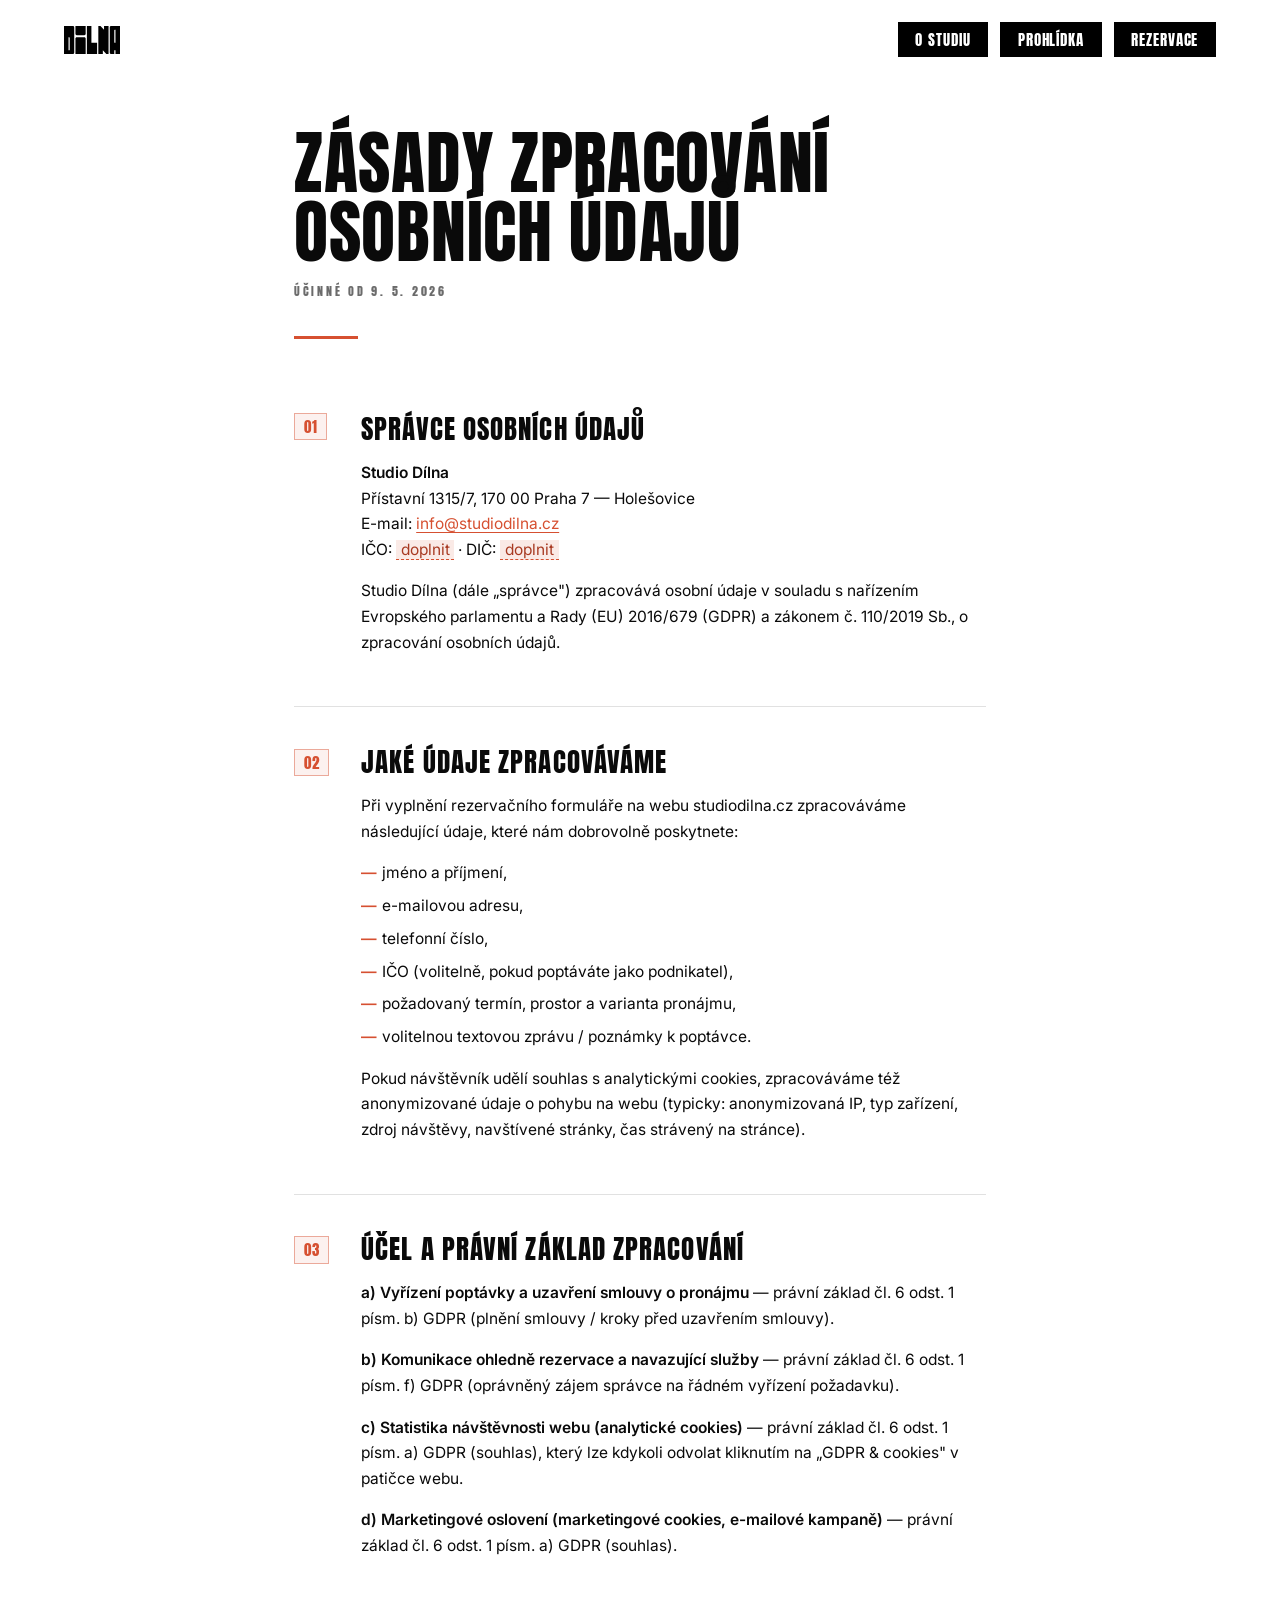
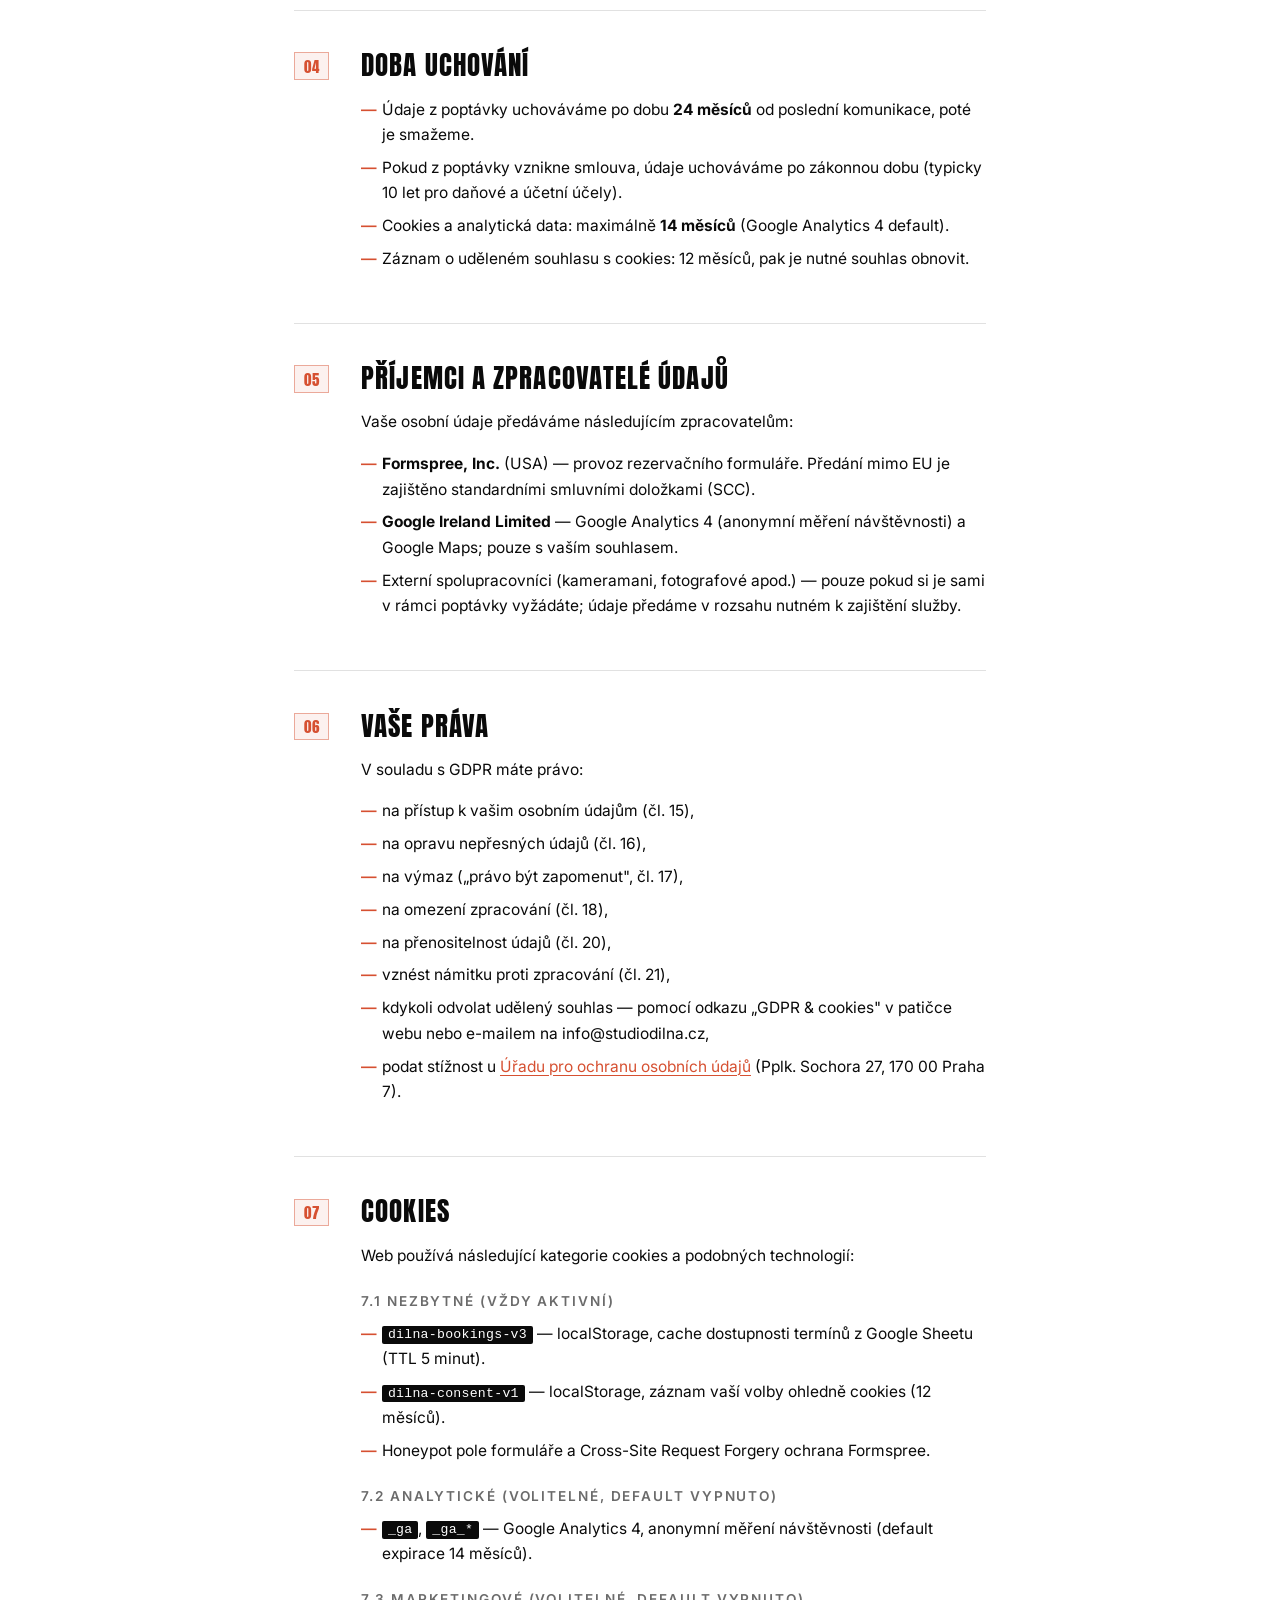
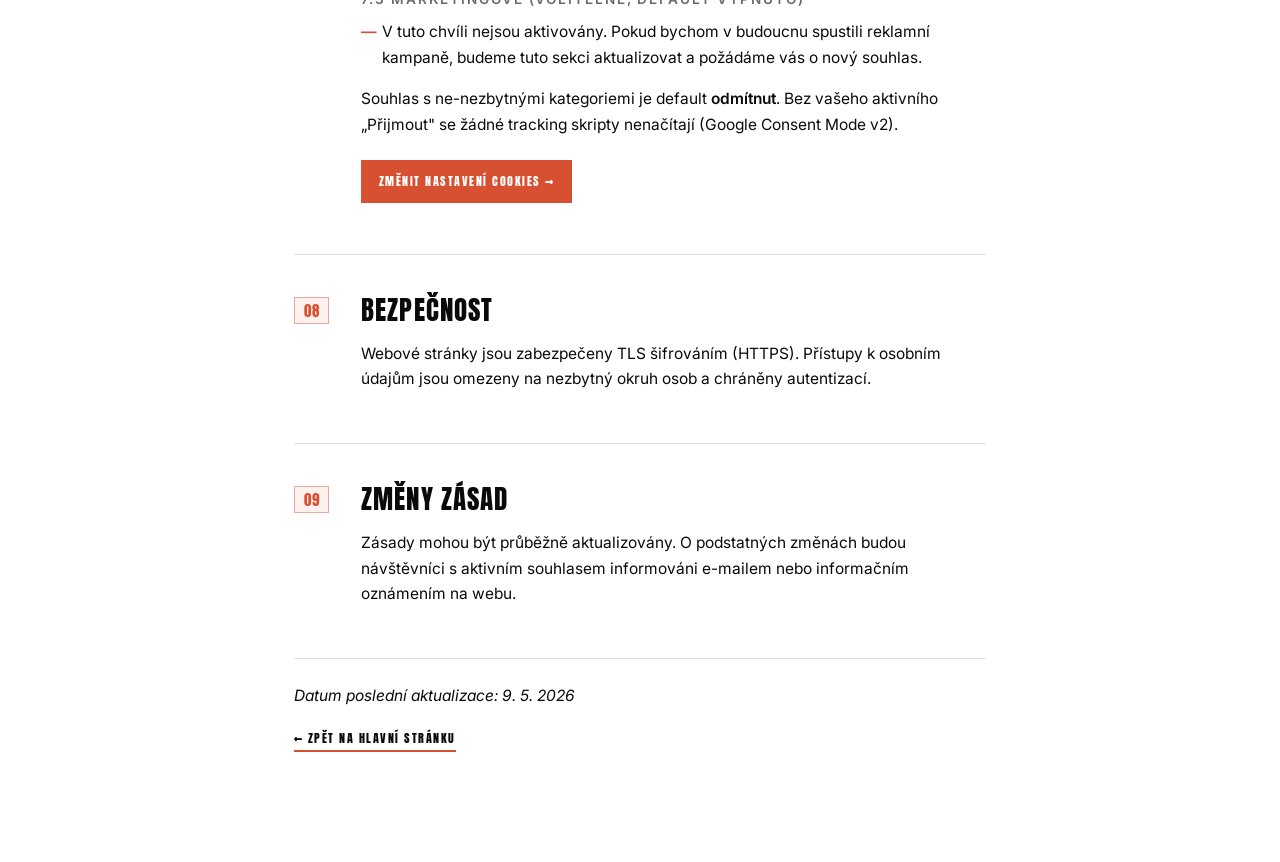
<file: gdpr.html>
<!DOCTYPE html>
<html lang="cs">
<head>
  <meta charset="UTF-8" />
  <meta name="viewport" content="width=device-width, initial-scale=1.0" />
  <title>Zásady zpracování osobních údajů — Studio Dílna</title>
  <meta name="description" content="Informace o zpracování osobních údajů a používání cookies na webu Studio Dílna." />
  <meta name="robots" content="noindex, follow" />
  <link rel="icon" type="image/svg+xml" href="assets/logo.svg" />
  <link rel="preconnect" href="https://fonts.googleapis.com" />
  <link rel="preconnect" href="https://fonts.gstatic.com" crossorigin />
  <link href="https://fonts.googleapis.com/css2?family=Anton&family=Inter:wght@300;400;500&display=swap" rel="stylesheet" />
  <link rel="stylesheet" href="styles.css?v=123" />
</head>
<body class="legal-body">

  <header class="nav" id="top">
    <a href="/" class="nav__logo" aria-label="Studio Dílna — domů">
      <svg viewBox="0 0 1291.92 647.57" xmlns="http://www.w3.org/2000/svg" aria-hidden="true">
        <path d="M842.12,0s-24.21,0-50.09,0v647.36h104.31v-88.47l81.48,88.47h50.09S1027.91,0,1027.91,0c-26.97,0-104.31,0-104.31,0v86.11L842.12,0"/>
        <polygon points="528.02 .2 528.02 647.57 763.9 647.57 763.9 385.88 632.33 385.88 632.33 .2 528.02 .2"/>
        <path d="M264.01,291.03v356.33h235.88v-356.33c0-17.8-13.09-32.23-29.23-32.23h-177.41c-16.15,0-29.23,14.43-29.23,32.23Z"/>
        <path d="M264.01,0v180.23c0,17.8,13.09,32.22,29.23,32.22h177.42c16.14,0,29.23-14.43,29.23-32.22V0h-235.88Z"/>
        <path d="M206.64,0H0v647.36h206.64c16.15,0,29.24-14.43,29.24-32.23V32.23C235.88,14.43,222.79,0,206.64,0ZM131.57,545.64c0,7.18-5.28,12.99-11.79,12.99h-15.47v-299.56h15.47c6.51,0,11.79,5.82,11.79,12.99v273.57Z"/>
        <path d="M1085.28,0c-16.15,0-29.24,14.43-29.24,32.23v582.91c0,17.8,13.09,32.23,29.24,32.23h75.07v-88.47h27.26v88.47h104.31V0h-206.64ZM1187.61,385.67h-15.47c-6.51,0-11.79-5.82-11.79-12.99V99.11c0-7.18,5.28-12.99,11.79-12.99h15.47v299.56Z"/>
      </svg>
    </a>
    <nav class="nav__menu">
      <a href="/#o-studiu"><span>O studiu</span></a>
      <a href="/#prohlidka"><span>Prohlídka</span></a>
      <a href="/#cenik"><span>Rezervace</span></a>
    </nav>
  </header>

  <main class="legal">
    <header class="legal__head">
      <h1 class="legal__heading">Zásady zpracování osobních údajů</h1>
      <p class="legal__sub">Účinné od 9. 5. 2026</p>
    </header>

    <article class="legal__article">
      <section class="legal__section">
        <h2>Správce osobních údajů</h2>
        <p><strong>Studio Dílna</strong><br />
        Přístavní 1315/7, 170 00 Praha 7 — Holešovice<br />
        E-mail: <a href="mailto:info@studiodilna.cz">info@studiodilna.cz</a><br />
        IČO: <em>doplnit</em> · DIČ: <em>doplnit</em></p>
        <p>Studio Dílna (dále „správce") zpracovává osobní údaje v souladu s nařízením
        Evropského parlamentu a Rady (EU) 2016/679 (GDPR) a zákonem č. 110/2019 Sb.,
        o zpracování osobních údajů.</p>
      </section>

      <section class="legal__section">
        <h2>Jaké údaje zpracováváme</h2>
        <p>Při vyplnění rezervačního formuláře na webu studiodilna.cz zpracováváme
        následující údaje, které nám dobrovolně poskytnete:</p>
        <ul>
          <li>jméno a příjmení,</li>
          <li>e-mailovou adresu,</li>
          <li>telefonní číslo,</li>
          <li>IČO (volitelně, pokud poptáváte jako podnikatel),</li>
          <li>požadovaný termín, prostor a varianta pronájmu,</li>
          <li>volitelnou textovou zprávu / poznámky k poptávce.</li>
        </ul>
        <p>Pokud návštěvník udělí souhlas s analytickými cookies, zpracováváme též
        anonymizované údaje o pohybu na webu (typicky: anonymizovaná IP, typ zařízení,
        zdroj návštěvy, navštívené stránky, čas strávený na stránce).</p>
      </section>

      <section class="legal__section">
        <h2>Účel a právní základ zpracování</h2>
        <p><strong>a) Vyřízení poptávky a uzavření smlouvy o pronájmu</strong> —
        právní základ čl. 6 odst. 1 písm. b) GDPR (plnění smlouvy / kroky před
        uzavřením smlouvy).</p>
        <p><strong>b) Komunikace ohledně rezervace a navazující služby</strong> —
        právní základ čl. 6 odst. 1 písm. f) GDPR (oprávněný zájem správce na
        řádném vyřízení požadavku).</p>
        <p><strong>c) Statistika návštěvnosti webu (analytické cookies)</strong> —
        právní základ čl. 6 odst. 1 písm. a) GDPR (souhlas), který lze kdykoli odvolat
        kliknutím na „GDPR &amp; cookies" v patičce webu.</p>
        <p><strong>d) Marketingové oslovení (marketingové cookies, e-mailové kampaně)</strong> —
        právní základ čl. 6 odst. 1 písm. a) GDPR (souhlas).</p>
      </section>

      <section class="legal__section">
        <h2>Doba uchování</h2>
        <ul>
          <li>Údaje z poptávky uchováváme po dobu <strong>24 měsíců</strong> od
          poslední komunikace, poté je smažeme.</li>
          <li>Pokud z poptávky vznikne smlouva, údaje uchováváme po zákonnou dobu
          (typicky 10 let pro daňové a účetní účely).</li>
          <li>Cookies a analytická data: maximálně <strong>14 měsíců</strong> (Google
          Analytics 4 default).</li>
          <li>Záznam o uděleném souhlasu s cookies: 12 měsíců, pak je nutné souhlas
          obnovit.</li>
        </ul>
      </section>

      <section class="legal__section">
        <h2>Příjemci a zpracovatelé údajů</h2>
        <p>Vaše osobní údaje předáváme následujícím zpracovatelům:</p>
        <ul>
          <li><strong>Formspree, Inc.</strong> (USA) — provoz rezervačního formuláře.
          Předání mimo EU je zajištěno standardními smluvními doložkami (SCC).</li>
          <li><strong>Google Ireland Limited</strong> — Google Analytics 4 (anonymní
          měření návštěvnosti) a Google Maps; pouze s vaším souhlasem.</li>
          <li>Externí spolupracovníci (kameramani, fotografové apod.) — pouze pokud
          si je sami v rámci poptávky vyžádáte; údaje předáme v rozsahu nutném
          k zajištění služby.</li>
        </ul>
      </section>

      <section class="legal__section">
        <h2>Vaše práva</h2>
        <p>V souladu s GDPR máte právo:</p>
        <ul>
          <li>na přístup k vašim osobním údajům (čl. 15),</li>
          <li>na opravu nepřesných údajů (čl. 16),</li>
          <li>na výmaz („právo být zapomenut", čl. 17),</li>
          <li>na omezení zpracování (čl. 18),</li>
          <li>na přenositelnost údajů (čl. 20),</li>
          <li>vznést námitku proti zpracování (čl. 21),</li>
          <li>kdykoli odvolat udělený souhlas — pomocí odkazu „GDPR &amp; cookies"
          v patičce webu nebo e-mailem na info@studiodilna.cz,</li>
          <li>podat stížnost u <a href="https://uoou.gov.cz" target="_blank" rel="noopener noreferrer">Úřadu pro ochranu osobních údajů</a>
          (Pplk. Sochora 27, 170 00 Praha 7).</li>
        </ul>
      </section>

      <section class="legal__section">
        <h2>Cookies</h2>
        <p>Web používá následující kategorie cookies a podobných technologií:</p>
        <h3>7.1 Nezbytné (vždy aktivní)</h3>
        <ul>
          <li><code>dilna-bookings-v3</code> — localStorage, cache dostupnosti termínů
          z Google Sheetu (TTL 5 minut).</li>
          <li><code>dilna-consent-v1</code> — localStorage, záznam vaší volby ohledně
          cookies (12 měsíců).</li>
          <li>Honeypot pole formuláře a Cross-Site Request Forgery ochrana
          Formspree.</li>
        </ul>
        <h3>7.2 Analytické (volitelné, default vypnuto)</h3>
        <ul>
          <li><code>_ga</code>, <code>_ga_*</code> — Google Analytics 4, anonymní
          měření návštěvnosti (default expirace 14 měsíců).</li>
        </ul>
        <h3>7.3 Marketingové (volitelné, default vypnuto)</h3>
        <ul>
          <li>V tuto chvíli nejsou aktivovány. Pokud bychom v budoucnu spustili
          reklamní kampaně, budeme tuto sekci aktualizovat a požádáme vás o nový
          souhlas.</li>
        </ul>
        <p>Souhlas s ne-nezbytnými kategoriemi je default <strong>odmítnut</strong>.
        Bez vašeho aktivního „Přijmout" se žádné tracking skripty nenačítají
        (Google Consent Mode v2).</p>
        <p><a href="index.html#consent" class="legal__cta">Změnit nastavení cookies →</a></p>
      </section>

      <section class="legal__section">
        <h2>Bezpečnost</h2>
        <p>Webové stránky jsou zabezpečeny TLS šifrováním (HTTPS). Přístupy
        k osobním údajům jsou omezeny na nezbytný okruh osob a chráněny
        autentizací.</p>
      </section>

      <section class="legal__section">
        <h2>Změny zásad</h2>
        <p>Zásady mohou být průběžně aktualizovány. O podstatných změnách budou
        návštěvníci s aktivním souhlasem informováni e-mailem nebo informačním
        oznámením na webu.</p>
      </section>

      <p class="legal__updated">Datum poslední aktualizace: 9. 5. 2026</p>
      <p class="legal__back"><a href="/">← Zpět na hlavní stránku</a></p>
    </article>
  </main>

</body>
</html>
</file>
<file: styles.css>
/* =========================================================
   DÍLNA — minimalistický editorial layout
   bílá / černá, silná condensed typografie, hodně whitespace
   ========================================================= */

*,
*::before,
*::after { box-sizing: border-box; }

:root {
  --ink: #0a0a0a;
  --ink-soft: #6b6b6b;
  --paper: #ffffff;
  --line: #111111;
  --line-soft: rgba(10, 10, 10, 0.12);

  /* CTA — vivid red-orange */
  --rust: #d65031;
  --rust-deep: #a83a22;
  --rust-glow: rgba(214, 80, 49, 0.32);

  --pad-x: clamp(1.5rem, 5vw, 5rem);

  --display: "Anton", "Arial Narrow", "Helvetica Neue Condensed", sans-serif;
  --sans: "Inter", -apple-system, BlinkMacSystemFont, "Helvetica Neue", Arial, sans-serif;

  --t-ease: cubic-bezier(0.2, 0.7, 0.2, 1);
}

html { scroll-behavior: smooth; }

body {
  margin: 0;
  background: var(--paper);
  color: var(--ink);
  font-family: var(--sans);
  font-size: 16px;
  line-height: 1.5;
  -webkit-font-smoothing: antialiased;
  text-rendering: optimizeLegibility;
}

img { display: block; max-width: 100%; height: auto; }

a {
  color: inherit;
  text-decoration: none;
}

button { font: inherit; cursor: pointer; }

::selection { background: var(--ink); color: var(--paper); }

.grain-svg {
  position: absolute;
  width: 0;
  height: 0;
  pointer-events: none;
}

/* =========================================================
   NAV
   ========================================================= */
.nav {
  position: fixed;
  top: 0;
  left: 0;
  right: 0;
  z-index: 50;
  display: flex;
  align-items: center;
  justify-content: space-between;
  padding: 1.4rem var(--pad-x);
  mix-blend-mode: difference;
  color: #fff;
}

.nav__logo {
  display: block;
  width: 56px;
  line-height: 0;
}
.nav__logo svg {
  width: 100%;
  height: auto;
  fill: currentColor;
}

.nav__menu {
  display: flex;
  gap: 0.75rem;
  letter-spacing: 0.12em;
  text-transform: uppercase;
}
/* Menu link = plně černá výplň + bílý text (přes difference blend rodiče .nav).
   Hover = jemné zvětšení tlačítka, žádná další animace. */
.nav__menu a {
  position: relative;
  display: inline-flex;
  align-items: center;
  padding: 0.6rem 1.1rem;
  font-family: var(--display);
  font-size: 0.95rem;
  font-weight: 400;
  line-height: 1;
  letter-spacing: 0.06em;
  background: #fff; /* renders černě přes difference blend nadřazené .nav */
  color: #000;      /* renders bíle přes difference blend */
  transition: transform 0.35s var(--t-ease);
}
.nav__menu a:hover {
  transform: scale(1.06);
}

/* Crossfade mezi originálem a overlay: opacity místo display, oba pořád v DOM */
.nav__menu a[href="#cenik"] {
  transition:
    transform 0.35s var(--t-ease),
    opacity 0.3s ease;
}
.nav__menu a[href="#cenik"].is-hidden-orig {
  opacity: 0;
  pointer-events: none;
}

/* Overlay tlačítko mimo .nav blend kontext — solid rust nezávisle na pozadí.
   Default opacity 0 + pointer-events: none. JS toggluje .is-visible. */
.nav-cta {
  position: fixed;
  top: 0;
  left: 0;
  z-index: 60;
  display: inline-flex;
  align-items: center;
  /* padding stejný jako .nav__menu a — overlay roste přirozeně podle obsahu,
     drží stejný box jako originál → žádný horizontální posun */
  padding: 0.6rem 1.1rem;
  font-family: var(--display);
  font-size: 0.95rem;
  font-weight: 400;
  letter-spacing: 0.06em;
  line-height: 1;
  text-transform: uppercase;
  text-decoration: none;
  background: var(--rust);
  color: var(--paper);
  overflow: hidden;
  isolation: isolate;
  cursor: pointer;
  opacity: 0;
  pointer-events: none;
  transition:
    transform 0.35s var(--t-ease),
    opacity 0.3s ease;
}
.nav-cta.is-visible {
  opacity: 1;
  pointer-events: auto;
}
.nav-cta:hover { transform: scale(1.06); }
.nav-cta::before {
  content: "";
  position: absolute;
  inset: 0;
  background: linear-gradient(
    120deg,
    transparent 0%,
    transparent 35%,
    rgba(255, 255, 255, 0.22) 50%,
    transparent 65%,
    transparent 100%
  );
  transform: translateX(-110%);
  animation: btn-shine 4.2s var(--t-ease) infinite;
  pointer-events: none;
}
.nav-cta__label {
  position: relative;
  z-index: 1;
}

@media (max-width: 640px) {
  .nav__menu { gap: 0.5rem; }
  .nav__menu a { padding: 0.45rem 0.75rem; font-size: 0.66rem; letter-spacing: 0.1em; }
  .nav__logo { width: 44px; }
  /* Overlay match s originálem na úzkém viewportu — padding + font shodný s .nav__menu a */
  .nav-cta { padding: 0.45rem 0.75rem; font-size: 0.66rem; letter-spacing: 0.1em; }
}

/* =========================================================
   HERO
   ========================================================= */
.hero {
  position: relative;
  min-height: 96vh;
  padding: 8rem var(--pad-x) 5rem;
  display: flex;
  align-items: center;
  justify-content: center;
  overflow: hidden;
}

/* Nekonečný grid v pozadí hero sekce.
   --mx/--my (px) nastavuje JS podle pozice kurzoru pro reveal vrstvu. */
.hero__grid {
  position: absolute;
  inset: 0;
  z-index: 0;
  pointer-events: none;
  --mx: -400px;
  --my: -400px;
}
.hero__grid-layer {
  position: absolute;
  inset: -2px;
  background-image:
    linear-gradient(to right, rgba(10, 10, 10, 1) 1px, transparent 1px),
    linear-gradient(to bottom, rgba(10, 10, 10, 1) 1px, transparent 1px);
  background-size: 40px 40px;
  background-position: 0 0;
  opacity: 0.018;
}
.hero__grid-layer--reveal {
  opacity: 0.09;
  -webkit-mask-image: radial-gradient(260px circle at var(--mx) var(--my), black 0%, transparent 70%);
          mask-image: radial-gradient(260px circle at var(--mx) var(--my), black 0%, transparent 70%);
}
@media (prefers-reduced-motion: reduce) {
  .hero__grid-layer--reveal { display: none; }
}

/* Centered titulek + CTA — bez z-index, ať se neuzavře stacking context
   a mix-blend-mode na titulu dosáhne až na floating obrázky pod ním.
   pointer-events: none, ať drag obrázku prošel skrz; auto se vrací na btn-rust níže. */
.hero__center {
  position: relative;
  display: flex;
  flex-direction: column;
  align-items: center;
  gap: 3rem;
  text-align: center;
  pointer-events: none;
}
.hero__center .btn-rust { pointer-events: auto; }

.hero__sub {
  font-size: 0.72rem;
  letter-spacing: 0.18em;
  text-transform: uppercase;
  color: var(--ink-soft);
}

.hero__title {
  margin: 0 0 1em;
  font-family: var(--display);
  font-weight: 400;
  letter-spacing: -0.005em;
  text-transform: uppercase;
  font-size: clamp(2.6rem, 7.5vw, 7.5rem);
  color: var(--ink);
  user-select: none;
  -webkit-user-select: none;
  pointer-events: none;
  display: flex;
  flex-direction: column;
  align-items: center;
  text-align: center;
  line-height: 0.85;
  transform: scaleY(1.575);
  transform-origin: top center;
}

.hero__title-inner {
  display: flex;
  flex-direction: column;
  align-items: center;
}

.hero__title .line { display: block; }


/* =========================================================
   FLOATING — parallax obrázky v pozadí hera
   ========================================================= */
.floating {
  position: absolute;
  inset: 0;
  z-index: 0;
  pointer-events: none;
  overflow: hidden;
}

.float-img {
  position: absolute;
  pointer-events: auto;
  will-change: transform;
  touch-action: none; /* aby pointermove nepouštěl scroll na touch */
  user-select: none;
}
.float-img > img {
  display: block;
  width: 100%;
  height: 100%;
  object-fit: cover;
  cursor: grab;
  opacity: 0;
  -webkit-user-drag: none;
  user-select: none;
  transition:
    opacity 0.55s var(--t-ease),
    transform 0.25s var(--t-ease),
    filter 0.4s var(--t-ease);
  filter: grayscale(8%) contrast(1.02);
}
.float-img > img.is-loaded { opacity: 1; }
.float-img > img:hover {
  transform: scale(1.05);
  filter: grayscale(0%) contrast(1.05);
}
.float-img.is-dragging > img {
  cursor: grabbing;
  transform: scale(1.08);
  filter: grayscale(0%) contrast(1.08);
}
.float-img.is-dragging {
  z-index: 10;
}

/* Pozice + velikosti — fluidně škálované s viewport šířkou */
.float-img--1 { top: 8%;  left: 11%; width: clamp(56px, 8vw, 96px);   height: clamp(56px, 8vw, 96px); }
.float-img--2 { top: 10%; left: 32%; width: clamp(72px, 9vw, 112px);  height: clamp(72px, 9vw, 112px); }
.float-img--3 { top: 2%;  left: 53%; width: clamp(96px, 13vw, 160px); height: clamp(140px, 17vw, 208px); }
.float-img--4 { top: 11%; left: 83%; width: clamp(80px, 10vw, 128px); height: clamp(80px, 10vw, 128px); }
.float-img--5 { top: 40%; left: 2%;  width: clamp(96px, 11vw, 144px); height: clamp(96px, 11vw, 144px); }
.float-img--6 { top: 70%; left: 77%; width: clamp(96px, 11vw, 144px); height: clamp(132px, 14vw, 192px); }
.float-img--7 { top: 73%; left: 15%; width: clamp(140px, 16vw, 208px); height: auto; }
.float-img--8 { top: 80%; left: 50%; width: clamp(80px, 10vw, 128px); height: clamp(80px, 10vw, 128px); }

@media (max-width: 760px) {
  .hero { padding-top: 7rem; }
}

/* =========================================================
   RUST BUTTON — tmavě oranžovo-hnědý CTA s animací
   ========================================================= */
.btn-rust {
  position: relative;
  overflow: hidden;
  isolation: isolate;
  display: inline-flex;
  align-items: center;
  justify-content: center;
  padding: 1.4rem 2.6rem;
  background: var(--rust);
  color: #fff;
  border: 0;
  font-family: var(--display);
  font-size: clamp(1.2rem, 1.8vw, 1.6rem);
  letter-spacing: 0.05em;
  text-transform: uppercase;
  line-height: 1;
  cursor: pointer;
  box-shadow: 0 0 0 0 var(--rust-glow);
  transition:
    background 0.45s var(--t-ease),
    transform 0.45s var(--t-ease),
    box-shadow 0.45s var(--t-ease);
}
.btn-rust__label {
  position: relative;
  z-index: 1;
}
/* nepřetržitý shine sweep */
.btn-rust::before {
  content: "";
  position: absolute;
  inset: 0;
  z-index: 0;
  background: linear-gradient(
    120deg,
    transparent 0%,
    transparent 35%,
    rgba(255, 255, 255, 0.22) 50%,
    transparent 65%,
    transparent 100%
  );
  transform: translateX(-110%);
  animation: btn-shine 4.2s var(--t-ease) infinite;
  pointer-events: none;
}
/* expandující kruh při hoveru */
.btn-rust::after {
  content: "";
  position: absolute;
  left: 50%;
  top: 50%;
  width: 0;
  height: 0;
  background: var(--rust-deep);
  border-radius: 50%;
  transform: translate(-50%, -50%);
  transition: width 0.55s var(--t-ease), height 0.55s var(--t-ease);
  z-index: 0;
  pointer-events: none;
}
@keyframes btn-shine {
  0%   { transform: translateX(-110%); }
  55%  { transform: translateX(120%); }
  100% { transform: translateX(120%); }
}
.btn-rust:hover {
  transform: translateY(-2px);
  box-shadow: 0 18px 44px -14px var(--rust-glow);
}
.btn-rust:hover::after {
  width: 220%;
  height: 720%;
}
.btn-rust:focus-visible {
  outline: 2px solid var(--ink);
  outline-offset: 4px;
}

.btn-rust--block {
  display: flex;
  width: 100%;
  padding: 1.8rem 2rem;
  font-size: clamp(1.5rem, 3vw, 2.4rem);
}

/* =========================================================
   GALLERY — editorial, asymetrické
   ========================================================= */
.g {
  margin: 0;
  display: flex;
  flex-direction: column;
  gap: 0.6rem;
}

.g__frame {
  position: relative;
  overflow: hidden;
  background: #ededed;
  aspect-ratio: 4 / 5;
}

.g__frame img {
  width: 100%;
  height: 100%;
  object-fit: cover;
  filter: grayscale(15%) contrast(1.05);
  transition: transform 1.6s var(--t-ease), filter 1.2s var(--t-ease);
}
.g__frame:hover img {
  transform: scale(1.04);
  filter: grayscale(0%) contrast(1.08);
}

.g__frame--placeholder {
  background: #f1f1f1;
  display: flex;
  flex-direction: column;
  align-items: flex-start;
  justify-content: space-between;
  padding: 1.25rem;
  color: var(--ink);
}
.g__frame--dark {
  background: #0a0a0a;
  color: #ededed;
}

.g__label {
  font-family: var(--display);
  font-size: clamp(2rem, 4vw, 3.5rem);
  line-height: 1;
  letter-spacing: 0.01em;
}
.g__sub {
  font-size: 0.78rem;
  letter-spacing: 0.1em;
  text-transform: uppercase;
}

.g__grain {
  position: absolute;
  inset: -10%;
  pointer-events: none;
  filter: url(#grain);
  opacity: 0.45;
  mix-blend-mode: multiply;
}
.g__frame--dark .g__grain { mix-blend-mode: screen; opacity: 0.35; }

.g figcaption {
  font-size: 0.75rem;
  letter-spacing: 0.1em;
  text-transform: uppercase;
  color: var(--ink-soft);
}

/* =========================================================
   MARQUEE — kontinuální scrolling lišta
   ========================================================= */
.marquee {
  position: relative;
  overflow: hidden;
  background: var(--ink);
  padding: 1.2rem 0;
}
.marquee__track {
  display: flex;
  width: max-content;
  align-items: center;
  gap: 4rem;
  font-family: var(--display);
  font-size: clamp(2.2rem, 5.5vw, 4.6rem);
  text-transform: uppercase;
  letter-spacing: 0.01em;
  white-space: nowrap;
  color: var(--paper);
  animation: marquee-scroll 42s linear infinite;
  will-change: transform;
}
.marquee__item {
  display: inline-flex;
  align-items: center;
  line-height: 1;
}
.marquee__item + .marquee__item::before {
  content: "·";
  margin: 0 -1rem 0 -1rem;
  color: rgba(255, 255, 255, 0.45);
  font-size: 0.7em;
  transform: translateY(-0.18em);
}
@keyframes marquee-scroll {
  from { transform: translateX(0); }
  to   { transform: translateX(-50%); }
}
.marquee:hover .marquee__track { animation-play-state: paused; }

@media (prefers-reduced-motion: reduce) {
  .marquee__track { animation: none; }
}

/* =========================================================
   ABOUT
   ========================================================= */
.about {
  padding: 7rem var(--pad-x) 4rem;
  display: grid;
  grid-template-columns: minmax(0, auto) minmax(280px, 1fr);
  column-gap: 4rem;
  row-gap: 2rem;
  align-items: start;
}
.about__index { grid-column: 1 / -1; }
.about__heading { grid-column: 1; }
.about__body    { grid-column: 2; }

.about__index {
  display: inline-block;
  align-self: start;
  justify-self: start;
  width: fit-content;
  padding: 0.5rem 0.9rem;
  font-family: var(--sans);
  font-size: clamp(1rem, 1.4vw, 1.2rem);
  line-height: 1.55;
  letter-spacing: 0;
  color: var(--ink);
  background-color: transparent;
  cursor: pointer;
  text-decoration: none;
  user-select: none;
  -webkit-user-select: none;
  transition: background-color 0.15s ease-out, color 0.15s ease-out;
}
.about__index:hover,
.about__index:focus-visible {
  background-color: var(--ink);
  color: var(--paper);
}

.about__heading {
  margin: 0;
  padding-top: 0.1em;
  user-select: none;
  -webkit-user-select: none;
  font-family: var(--display);
  font-weight: 400;
  font-size: clamp(3.5rem, 11vw, 10rem);
  line-height: 1;
  text-transform: uppercase;
  letter-spacing: -0.005em;
}

.about__body {
  justify-self: end;
  max-width: 56ch;
  margin: 0;
  padding-top: 0.6rem;
  font-size: clamp(1rem, 1.4vw, 1.2rem);
  line-height: 1.55;
  text-wrap: pretty;
  hyphens: auto;
}
.about__body p { margin: 0; }
.about__body p + p { margin-top: 1em; }

/* Důležité fráze v popisu — display font (Anton), inline mezi běžným textem */
.about__hl {
  font-family: var(--display);
  font-weight: 400;
  text-transform: uppercase;
  letter-spacing: 0.02em;
  font-size: 1em;
  line-height: 1;
  cursor: pointer;
  transition: color 0.2s ease;
}
.about__hl:hover { color: var(--ink-soft); }

/* Link preview kartička — fade + spring scale, mouse-tracking přes --tx */
.preview-card {
  position: fixed;
  pointer-events: none;
  z-index: 200;
  width: 240px;
  height: 150px;
  padding: 4px;
  background: #fff;
  border: 1px solid rgba(10, 10, 10, 0.08);
  border-radius: 10px;
  box-shadow:
    0 18px 40px -12px rgba(0, 0, 0, 0.28),
    0 4px 12px -4px rgba(0, 0, 0, 0.12);
  opacity: 0;
  transform-origin: center bottom;
  transform: translate(-50%, calc(-100% - 12px)) scale(0.6);
  transition:
    opacity 0.18s ease,
    transform 0.32s cubic-bezier(0.18, 0.89, 0.32, 1.28);
  --tx: 0px;
}
.preview-card.is-visible {
  opacity: 1;
  transform: translate(calc(-50% + var(--tx)), calc(-100% - 12px)) scale(1);
}
.preview-card img {
  display: block;
  width: 100%;
  height: 100%;
  object-fit: cover;
  border-radius: 6px;
}

@media (max-width: 900px) {
  .about { grid-template-columns: 1fr; }
  .about__index, .about__heading, .about__body { grid-column: 1; }
  .about__body {
    padding-top: 0;
    margin-top: 1rem;
    max-width: 56ch;
  }
}

/* =========================================================
   TOUR — 360° placeholder pro virtuální prohlídku studia
   ========================================================= */
.tour {
  padding: 3rem var(--pad-x) 0;
}

.tour__placeholder {
  position: relative;
  display: flex;
  flex-direction: column;
  align-items: center;
  justify-content: center;
  gap: 1rem;
  width: 100%;
  aspect-ratio: 16 / 9;
  background: var(--ink);
  color: var(--paper);
  text-decoration: none;
  overflow: hidden;
  transition: transform 0.5s var(--t-ease);
}
.tour__placeholder:hover { transform: scale(1.005); }

/* Pannellum viewer kontejner */
.tour__viewer {
  position: relative;
  width: 100%;
  aspect-ratio: 16 / 9;
  background: var(--ink);
  overflow: hidden;
}
@media (max-width: 760px) {
  .tour__viewer { aspect-ratio: 4 / 3; }
}

/* Estetický loader — pulzující 360° label nad černou plochou.
   Vyfaduje se po načtení scény, vrátí se při scenechange. */
.tour__loader {
  position: absolute;
  inset: 0;
  display: flex;
  flex-direction: column;
  align-items: center;
  justify-content: center;
  gap: 0.6rem;
  background: var(--ink);
  z-index: 10;
  transition: opacity 0.5s ease, visibility 0s linear 0s;
}
.tour__loader.is-hidden {
  opacity: 0;
  visibility: hidden;
  transition: opacity 0.5s ease, visibility 0s linear 0.5s;
}
.tour__loader-icon {
  font-family: var(--display);
  color: var(--paper);
  font-size: clamp(3rem, 9vw, 6rem);
  letter-spacing: -0.02em;
  line-height: 1;
  animation: tourPulse 1.8s ease-in-out infinite;
}
.tour__loader-label {
  font-size: 0.72rem;
  letter-spacing: 0.2em;
  text-transform: uppercase;
  color: var(--paper);
  opacity: 0.55;
}
@keyframes tourPulse {
  0%, 100% { opacity: 0.5; transform: scale(0.96); }
  50%      { opacity: 1;   transform: scale(1.02); }
}

/* Pannellum overrides — schováme všechny defaultní popisky a kontrolky */
.tour__viewer .pnlm-container { background: var(--ink); }
.tour__viewer .pnlm-controls,
.tour__viewer .pnlm-load-box,
.tour__viewer .pnlm-about-msg,
.tour__viewer .pnlm-title-box,
.tour__viewer .pnlm-author-box,
.tour__viewer .pnlm-info-box,
.tour__viewer .pnlm-panorama-info,
.tour__viewer .pnlm-hotspot { display: none !important; }

/* Scene switcher pod viewerem — řada tlačítek */
.tour__scenes {
  display: flex;
  flex-wrap: wrap;
  gap: 0.5rem;
  padding: 1.2rem var(--pad-x) 0;
  justify-content: center;
}
.tour__scene-btn {
  appearance: none;
  background: transparent;
  border: 1px solid rgba(0, 0, 0, 0.2);
  color: var(--ink);
  font-family: var(--display);
  font-size: 0.82rem;
  letter-spacing: 0.06em;
  text-transform: uppercase;
  padding: 0.65rem 1.1rem;
  cursor: pointer;
  transition: background 0.18s ease, color 0.18s ease, border-color 0.18s ease;
  white-space: nowrap;
}
.tour__scene-btn:hover {
  background: var(--ink);
  color: var(--paper);
  border-color: var(--ink);
}
.tour__scene-btn.is-active {
  background: var(--rust);
  color: var(--paper);
  border-color: var(--rust);
}
@media (max-width: 640px) {
  .tour__scenes { gap: 0.4rem; padding: 1rem var(--pad-x) 0; }
  .tour__scene-btn { font-size: 0.7rem; padding: 0.5rem 0.8rem; }
}

/* subtle grid pozadí pro 'volume' feel — naznačuje 3D / interaktivitu */
.tour__placeholder::before {
  content: "";
  position: absolute;
  inset: 0;
  background-image:
    linear-gradient(rgba(255, 255, 255, 0.05) 1px, transparent 1px),
    linear-gradient(90deg, rgba(255, 255, 255, 0.05) 1px, transparent 1px);
  background-size: 40px 40px;
  pointer-events: none;
}

.tour__label {
  position: relative;
  font-family: var(--display);
  font-size: clamp(4rem, 12vw, 10rem);
  letter-spacing: -0.01em;
  line-height: 1;
}
.tour__title {
  position: relative;
  font-family: var(--display);
  font-size: clamp(1.4rem, 2.6vw, 2.2rem);
  text-transform: uppercase;
  letter-spacing: 0.05em;
  line-height: 1;
}
.tour__hint {
  position: relative;
  font-size: 0.7rem;
  letter-spacing: 0.18em;
  text-transform: uppercase;
  color: rgba(255, 255, 255, 0.5);
  margin-top: 0.5rem;
}

/* =========================================================
   TEAM — My dělníci, bílé pozadí, auto-scrolling karty edge-to-edge
   ========================================================= */
.team {
  padding: 0 var(--pad-x) 3rem;
  background: var(--paper);
  color: var(--ink);
}

/* Vertikálně vycentrovaná v mezeře mezi tour 360 a foto týmem.
   Tour padding-bottom (4rem) je nulován, team padding-top zvětšen, aby
   nahoru i dolů od citace bylo opticky stejně. */
.team__quote {
  margin: 0 auto 12rem;
  user-select: none;
  -webkit-user-select: none;
  pointer-events: none;
  max-width: 900px;
  text-align: center;
  font-family: var(--display);
  font-weight: 400;
  font-size: clamp(1.4rem, 3.2vw, 2.6rem);
  line-height: 1.15;
  text-transform: uppercase;
  letter-spacing: 0.005em;
  color: var(--ink);
}
.team__quote-line { margin: 0; }
.team__quote-line--sub {
  margin-top: 1.6rem;
  font-size: 0.78em;
  color: var(--ink-soft);
  letter-spacing: 0.18em;
}

@media (max-width: 760px) {
  .team__quote { margin-bottom: 3rem; font-size: clamp(1.1rem, 5vw, 1.6rem); }
}

.team__head {
  margin-bottom: 5rem;
  display: flex;
  flex-direction: column;
  align-items: flex-end;
  text-align: right;
  gap: 2rem;
}

/* stejný font a velikost jako .about__heading */
.team__heading {
  margin: 0;
  padding-top: 0.1em;
  font-family: var(--display);
  font-weight: 400;
  font-size: clamp(3.5rem, 11vw, 10rem);
  line-height: 1;
  text-transform: uppercase;
  letter-spacing: -0.005em;
}

.team__sub {
  margin: 0;
  max-width: 56ch;
  font-size: clamp(1rem, 1.2vw, 1.15rem);
  color: var(--ink-soft);
  line-height: 1.55;
}

.team__viewport {
  position: relative;
  overflow: hidden;
  margin-left: calc(-1 * var(--pad-x));
  margin-right: calc(-1 * var(--pad-x));
  /* drag-to-scrub: vertikální gesto patří browseru (page scroll),
     horizontální nám (posun slideru) */
  touch-action: pan-y;
  cursor: grab;
  user-select: none;
  -webkit-user-select: none;
}
.team__viewport.is-dragging { cursor: grabbing; }
.team__viewport img {
  -webkit-user-drag: none;
  user-drag: none;
  pointer-events: none; /* eventy chytne viewport, ne img → Safari pohoda */
}

.team__track {
  display: flex;
  width: max-content;
  gap: 1.5rem;
  animation: team-scroll 50s linear infinite;
  will-change: transform;
}
.team__viewport:hover .team__track { animation-play-state: paused; }

@keyframes team-scroll {
  from { transform: translateX(0); }
  to   { transform: translateX(calc(-50% - 0.75rem)); }
}

.team__card {
  flex-shrink: 0;
  /* 5 karet naráz přes celý viewport: (100vw - 4 mezery) / 5 */
  width: calc((100vw - 4 * 1.5rem) / 5);
}

.team__photo {
  position: relative;
  aspect-ratio: 4 / 5;
  background: #ededed;
  color: var(--ink);
  display: flex;
  align-items: center;
  justify-content: center;
  overflow: hidden;
  border: 1px solid rgba(10, 10, 10, 0.08);
}
/* Když budou reálné fotky: <img> dovnitř */
.team__photo img {
  position: absolute;
  inset: 0;
  width: 100%;
  height: 100%;
  object-fit: cover;
  filter: grayscale(100%);
  transition: filter 0.4s var(--t-ease);
}
.team__photo:hover img { filter: grayscale(0%); }

.team__photo-label {
  font-family: var(--display);
  font-size: clamp(3rem, 8vw, 5rem);
  letter-spacing: 0.05em;
  text-transform: uppercase;
  color: rgba(10, 10, 10, 0.35);
}

/* Caption overlay — černá nameplate s bílým textem na spodku fotky */
.team__overlay {
  position: absolute;
  left: 0;
  right: 0;
  bottom: 0;
  padding: 0.8rem 1rem;
  background: var(--ink);
  color: var(--paper);
  display: flex;
  flex-direction: column;
  gap: 0.25rem;
}

.team__name {
  font-family: var(--display);
  font-size: clamp(1.1rem, 1.6vw, 1.4rem);
  letter-spacing: 0.02em;
  text-transform: uppercase;
  line-height: 1;
  color: var(--paper);
}

.team__role {
  font-size: 0.7rem;
  letter-spacing: 0.1em;
  text-transform: uppercase;
  color: rgba(255, 255, 255, 0.6);
  line-height: 1.35;
}

/* Citace klienta pod marquee */
.team__quote {
  margin: 7rem auto 0;
  max-width: 44rem;
  text-align: center;
  padding: 0;
  display: flex;
  flex-direction: column;
  align-items: center;
  gap: 2rem;
}
.team__quote-text {
  margin: 0;
  font-family: var(--sans);
  font-size: clamp(1.1rem, 1.6vw, 1.4rem);
  line-height: 1.5;
  font-weight: 400;
  color: var(--ink);
  font-style: normal;
}
.team__quote-author {
  display: flex;
  flex-direction: column;
  align-items: center;
  gap: 0.8rem;
}
.team__quote-avatar {
  width: 56px;
  height: 56px;
  background: var(--ink);
  color: var(--paper);
  display: flex;
  align-items: center;
  justify-content: center;
  font-family: var(--display);
  font-size: 1.6rem;
  letter-spacing: 0.04em;
}
.team__quote-meta {
  display: flex;
  flex-direction: column;
  gap: 0.2rem;
}
.team__quote-name {
  font-family: var(--display);
  font-size: 1.05rem;
  letter-spacing: 0.04em;
  text-transform: uppercase;
  line-height: 1;
  color: var(--ink);
}
.team__quote-role {
  font-size: 0.72rem;
  letter-spacing: 0.12em;
  text-transform: uppercase;
  color: var(--ink-soft);
  line-height: 1.3;
}

@media (prefers-reduced-motion: reduce) {
  .team__track { animation: none; }
}

/* =========================================================
   PRICING
   ========================================================= */
.pricing {
  padding: 3rem var(--pad-x) 0.6rem;
  display: grid;
  grid-template-columns: minmax(0, auto) minmax(320px, 1fr);
  column-gap: 5rem;
  row-gap: 2rem;
  align-items: center;
}

.pricing__head {
  grid-column: 1;
  display: flex;
  align-items: baseline;
  gap: 1.5rem;
  margin: 0;
}
.pricing__table-wrap { grid-column: 2; }

@media (max-width: 900px) {
  .pricing { grid-template-columns: 1fr; row-gap: 3rem; }
  .pricing__head, .pricing__table-wrap { grid-column: 1; }
}
.pricing__index {
  font-size: 0.78rem;
  letter-spacing: 0.12em;
  text-transform: uppercase;
  color: var(--ink-soft);
}
.pricing__heading {
  margin: 0;
  font-family: var(--display);
  font-weight: 400;
  font-size: clamp(3.5rem, 11vw, 10rem);
  line-height: 0.95;
  text-transform: uppercase;
}

.pricing__table-wrap {
  /* Žádný horizontální scrollbar — tabulka se musí vejít do gridu.
     Padding a velikost písma uvnitř buněk jsou nastavené tak, aby fit. */
  overflow: visible;
}
.pricing__table {
  width: 100%;
  border-collapse: collapse;
  table-layout: fixed;
}
.pricing__table thead th {
  font-family: var(--display);
  font-weight: 400;
  font-size: clamp(0.7rem, 1vw, 0.95rem);
  letter-spacing: 0.12em;
  text-transform: uppercase;
  color: var(--ink-soft);
  text-align: center;
  vertical-align: bottom;
  padding: 1.6rem 1rem 1.2rem;
  border-bottom: 1px solid var(--line-soft);
  line-height: 1.2;
}
.pricing__table thead th[scope="col"]:first-of-type,
.pricing__table .pricing__corner { text-align: left; }
.pricing__table .pricing__corner {
  width: 26%;
}
.pricing__table tbody th {
  position: relative;
  font-family: var(--display);
  font-weight: 400;
  font-size: clamp(1.15rem, 2vw, 1.85rem);
  line-height: 1.05;
  text-transform: uppercase;
  text-align: left;
  vertical-align: top;
  padding: 1.7rem 0.7rem;
  border-bottom: 1px solid var(--line-soft);
}
.pricing__table tbody th small {
  display: block;
  font-family: var(--sans);
  font-size: 0.72rem;
  letter-spacing: 0.1em;
  text-transform: uppercase;
  color: var(--ink-soft);
  margin-top: 0.6rem;
  font-weight: 400;
}
.pricing__table td {
  font-family: var(--display);
  font-size: clamp(0.92rem, 1.4vw, 1.3rem);
  line-height: 1;
  text-transform: uppercase;
  padding: 1.7rem 0.55rem;
  vertical-align: top;
  border-bottom: 1px solid var(--line-soft);
  color: var(--ink);
  white-space: nowrap;
  text-align: center;
}

/* Interaktivní cena — celá buňka klikací */
.price-cell {
  cursor: pointer;
  position: relative;
  transition: background-color 0.18s ease, color 0.18s ease;
  outline: none;
}
.price-cell:hover { background: rgba(214, 80, 49, 0.08); }
.price-cell:focus-visible { box-shadow: inset 0 0 0 2px var(--rust); }
.price-cell.is-selected {
  background: var(--rust);
  color: var(--paper);
}
.price-cell.is-selected:hover { background: var(--rust-deep); }

/* Slevový badge — zelená "nálepka" v pravém horním rohu cenové buňky.
   Dvouřádkový: malý popisek "SLEVA" nahoře + výraznější procento dole. */
.price-cell__badge {
  position: absolute;
  top: 0.5rem;
  right: 0.55rem;
  background: #1f9d55;
  color: #fff;
  padding: 0.32rem 0.55rem 0.36rem;
  border-radius: 3px;
  line-height: 1;
  white-space: nowrap;
  pointer-events: none;
  display: flex;
  flex-direction: column;
  align-items: center;
  gap: 2px;
  box-shadow: 0 2px 8px rgba(31, 157, 85, 0.32);
  border: 1px solid rgba(255, 255, 255, 0.12);
}
.price-cell__badge-label {
  font-family: var(--sans);
  font-size: 0.5rem;
  font-weight: 600;
  letter-spacing: 0.2em;
  text-transform: uppercase;
  opacity: 0.95;
}
.price-cell__badge-value {
  font-family: var(--display);
  font-size: 0.82rem;
  font-weight: 600;
  letter-spacing: 0.02em;
}
.price-cell.is-selected .price-cell__badge {
  background: rgba(255, 255, 255, 0.95);
  color: #1f9d55;
  box-shadow: 0 2px 8px rgba(0, 0, 0, 0.18);
}

/* Slevový badge u nadpisu řádku — stejný look jako .price-cell__badge,
   absolute v pravém horním rohu th. Smí lehce zasahovat přes nadpis. */
.row-badge {
  position: absolute;
  top: 0.85rem;
  right: 0.85rem;
  display: flex;
  flex-direction: column;
  align-items: center;
  gap: 2px;
  background: #1f9d55;
  color: #fff;
  padding: 0.32rem 0.55rem 0.36rem;
  border-radius: 3px;
  line-height: 1;
  white-space: nowrap;
  pointer-events: none;
  box-shadow: 0 2px 8px rgba(31, 157, 85, 0.32);
  border: 1px solid rgba(255, 255, 255, 0.12);
  z-index: 2;
}
.row-badge-label {
  font-family: var(--sans);
  font-size: 0.5rem;
  font-weight: 600;
  letter-spacing: 0.2em;
  text-transform: uppercase;
  opacity: 0.95;
}
.row-badge-value {
  font-family: var(--display);
  font-size: 0.82rem;
  font-weight: 600;
  letter-spacing: 0.02em;
}

/* Doba pronájmu (černý pill) + popisek bloků striktně na jednom řádku. */
.tier-meta {
  display: flex;
  align-items: center;
  gap: 0.55rem;
  flex-wrap: nowrap;
  white-space: nowrap;
  margin-top: 0.7rem;
}
.tier-meta .duration-tag {
  display: inline-block;
  margin-top: 0;
  flex: 0 0 auto;
}
.pricing__table tbody th .tier-meta small {
  display: inline-block;
  margin-top: 0;
  font-size: 0.62rem;
  letter-spacing: 0.06em;
  line-height: 1.4;
  white-space: normal;
}

/* Černý "duration" pill — pod nadpisem řádku ukazuje 1 hodina / 4 hodiny / 7 hodin / 14 hodin */
.duration-tag {
  display: block;
  width: fit-content;
  background: var(--ink);
  color: var(--paper);
  font-family: var(--sans);
  font-size: 0.7rem;
  font-weight: 500;
  letter-spacing: 0.14em;
  text-transform: uppercase;
  padding: 0.32rem 0.6rem;
  margin-top: 0.75rem;
  border-radius: 2px;
  line-height: 1.1;
}
.pricing__table tbody th .duration-tag + small {
  margin-top: 0.45rem;
}

/* Featured řádek — zelený rámeček + jemné zelené podbarvení (zvýrazní
   doporučenou variantu, ladí s barvou slevových badgů).
   Zvýšená specificita (.pricing__table tbody …) překonává základní
   border-bottom: 1px solid var(--line-soft) z .pricing__table tbody th. */
.pricing__table tbody .tier-row--featured th,
.pricing__table tbody .tier-row--featured td {
  background: rgba(31, 157, 85, 0.06);
  border-top: 2px solid #1f9d55;
  border-bottom: 2px solid #1f9d55;
}
.pricing__table tbody .tier-row--featured th { border-left: 2px solid #1f9d55; }
.pricing__table tbody .tier-row--featured td:last-child { border-right: 2px solid #1f9d55; }

/* Hover na cenách uvnitř featured (zeleného) řádku → tmavší zelený podtisk
   místo rust default. Specificita (0,4,2) překonává statické pravidlo
   .pricing__table tbody .tier-row--featured td (0,3,2). */
.pricing__table tbody .tier-row--featured .price-cell:hover {
  background: rgba(31, 157, 85, 0.18);
}
/* Vybraná buňka v zeleném řádku → solid zelená místo rust. Vyšší
   specificita než .price-cell.is-selected (0,2,1). */
.pricing__table tbody .tier-row--featured .price-cell.is-selected {
  background: #1f9d55;
  color: var(--paper);
}
.pricing__table tbody .tier-row--featured .price-cell.is-selected:hover {
  background: #157a3f;
}

/* Flash pro upozornění "vyberte variantu" — jemné rust podbarvení (20% alpha),
   text barvu měnit nebudeme. Esteticky decentní. */
.price-cell.is-flash { animation: priceCellFlash 1.4s ease-out; }
@keyframes priceCellFlash {
  0%   { background: rgba(214, 80, 49, 0); }
  15%  { background: rgba(214, 80, 49, 0.2); }
  45%  { background: rgba(214, 80, 49, 0.2); }
  100% { background: rgba(214, 80, 49, 0); }
}

/* Popup hláška hned pod cenovou tabulkou — červená, slide-down + auto-dismiss */
.pricing__alert {
  margin-top: 1.2rem;
  padding: 1rem 1.3rem;
  background: var(--rust);
  color: var(--paper);
  font-family: var(--display);
  font-size: 0.95rem;
  letter-spacing: 0.04em;
  text-transform: uppercase;
  border-left: 3px solid var(--rust-deep);
  opacity: 0;
  visibility: hidden;
  transform: translateY(-12px);
  transition:
    opacity 0.3s ease,
    transform 0.3s var(--t-ease),
    visibility 0s linear 0.3s;
}
.pricing__alert.is-visible {
  opacity: 1;
  visibility: visible;
  transform: translateY(0);
  transition:
    opacity 0.3s ease,
    transform 0.3s var(--t-ease),
    visibility 0s;
}
.pricing__table tbody tr:last-child th,
.pricing__table tbody tr:last-child td {
  border-bottom: none;
}

.pricing__note {
  margin: 0.7rem 0 0;
  font-size: 0.85rem;
  color: var(--ink-soft);
  white-space: nowrap;
}
@media (max-width: 760px) {
  .pricing__note { white-space: normal; font-size: 0.78rem; }
}

@media (max-width: 760px) {
  .pricing__table thead th { font-size: 0.6rem; letter-spacing: 0.08em; padding: 1rem 0.4rem 0.8rem; }
  .pricing__table .pricing__corner { width: 30%; }
  .pricing__table tbody th { font-size: 1rem; padding: 1.2rem 0.4rem; }
  .pricing__table tbody th small { font-size: 0.6rem; margin-top: 0.3rem; }
  .pricing__table td { font-size: 0.78rem; padding: 1.2rem 0.4rem; white-space: normal; }
}

/* =========================================================
   BOOKING — formulář jako dominantní prvek
   ========================================================= */
.booking {
  padding: 1.8rem var(--pad-x) 12rem;
  background: var(--ink);
  color: var(--paper);
}

.booking__head {
  display: flex;
  align-items: flex-start;
  gap: 1.5rem;
  margin-bottom: 7rem;
}

/* Vybraná varianta z tabulky — viditelný chip nad formulářem */
.booking__variant {
  display: flex;
  flex-wrap: nowrap;
  align-items: center;
  gap: 0.8rem;
  padding: 0.9rem 1.2rem;
  margin-bottom: 1.4rem;
  background: rgba(214, 80, 49, 0.14);
  border: 1px solid var(--rust);
  border-radius: 2px;
  min-width: 0;
}
.booking__variant[hidden] { display: none; }
.booking__variant-label {
  font-size: 0.65rem;
  letter-spacing: 0.16em;
  text-transform: uppercase;
  color: var(--rust);
  white-space: nowrap;
  flex: 0 0 auto;
}
.booking__variant-value {
  font-family: var(--display);
  font-size: clamp(1rem, 1.7vw, 1.35rem);
  text-transform: uppercase;
  letter-spacing: 0.01em;
  white-space: nowrap;
  overflow: hidden;
  text-overflow: ellipsis;
  text-align: center;
  min-width: 0;
  flex: 1 1 auto;
}
.booking__variant-price {
  font-family: var(--display);
  font-size: clamp(1rem, 1.7vw, 1.35rem);
  color: var(--rust);
  text-transform: uppercase;
  white-space: nowrap;
  flex: 0 0 auto;
}
.booking__variant-clear {
  appearance: none;
  background: transparent;
  border: none;
  color: var(--paper);
  font-size: 1.4rem;
  cursor: pointer;
  padding: 0 0.4rem;
  line-height: 1;
  opacity: 0.7;
  transition: opacity 0.15s ease;
}
.booking__variant-clear:hover { opacity: 1; }

@media (max-width: 640px) {
  .booking__variant { padding: 0.7rem 1rem; gap: 0.6rem; }
  .booking__variant-label { font-size: 0.55rem; letter-spacing: 0.12em; }
  .booking__variant-value,
  .booking__variant-price { font-size: 0.9rem; }
}
.booking__index {
  font-size: 0.78rem;
  letter-spacing: 0.12em;
  text-transform: uppercase;
  opacity: 0.55;
  padding-top: 0.6rem;
}
.booking__heading {
  margin: 0;
  font-family: var(--display);
  font-weight: 400;
  font-size: clamp(3.5rem, 13vw, 12rem);
  line-height: 0.85;
  text-transform: uppercase;
  letter-spacing: -0.01em;
}
.booking__heading span { display: block; }
.booking__heading span:nth-child(2) { text-indent: 0.4em; }

.booking-form { position: relative; }

/* Success overlay — animovaný checkmark přes celou form/kalendář oblast */
.booking__success {
  position: absolute;
  inset: 0;
  z-index: 50;
  display: flex;
  flex-direction: column;
  align-items: center;
  justify-content: center;
  gap: 1.4rem;
  text-align: center;
  background: var(--ink);
  opacity: 0;
  transition: opacity 0.5s ease;
  pointer-events: none;
}
.booking__success[hidden] { display: none; }
.booking__success.is-visible {
  opacity: 1;
  pointer-events: auto;
}
.booking__success-icon {
  width: clamp(72px, 9vw, 100px);
  height: clamp(72px, 9vw, 100px);
  color: #4ade80;
}
.booking__success-circle {
  fill: none;
  stroke: currentColor;
  stroke-width: 2.5;
  stroke-dasharray: 176;
  stroke-dashoffset: 176;
}
.booking__success-check {
  fill: none;
  stroke: currentColor;
  stroke-width: 3;
  stroke-linecap: round;
  stroke-linejoin: round;
  stroke-dasharray: 50;
  stroke-dashoffset: 50;
}
.booking__success.is-visible .booking__success-circle {
  animation: successCircle 0.8s cubic-bezier(0.65, 0, 0.45, 1) 0.1s forwards;
}
.booking__success.is-visible .booking__success-check {
  animation: successCheck 0.5s cubic-bezier(0.65, 0, 0.45, 1) 0.7s forwards;
}
@keyframes successCircle { to { stroke-dashoffset: 0; } }
@keyframes successCheck  { to { stroke-dashoffset: 0; } }

.booking__success-title {
  margin: 0;
  font-family: var(--display);
  font-size: clamp(2rem, 5vw, 3.5rem);
  text-transform: uppercase;
  letter-spacing: 0.005em;
  line-height: 1;
  opacity: 0;
  transform: translateY(12px);
  transition: opacity 0.5s ease 1s, transform 0.5s var(--t-ease) 1s;
}
.booking__success-text {
  margin: 0;
  font-size: 0.95rem;
  opacity: 0;
  max-width: 36ch;
  transform: translateY(12px);
  transition: opacity 0.5s ease 1.2s, transform 0.5s var(--t-ease) 1.2s;
}
.booking__success.is-visible .booking__success-title,
.booking__success.is-visible .booking__success-text {
  opacity: 1;
  transform: translateY(0);
}
.booking__success.is-visible .booking__success-text { opacity: 0.7; }

.booking__layout {
  display: grid;
  /* Form má 2 sloupce uvnitř (jméno+IČO atd.), proto má vlastní vnitřní mřížku.
     Kalendář je na pravé třetině — kompaktnější, čitelnější. */
  grid-template-columns: minmax(0, 1.35fr) minmax(0, 1fr);
  gap: clamp(2rem, 4vw, 4.5rem);
  align-items: start;
}
.booking__form-col, .booking__calendar-col { min-width: 0; }

/* Lock — formulář se zamkne dokud nevyberete cenu + datum.
   Variant chip (pokud je vidět) zůstává aktivní, aby šlo zrušit výběr. */
.booking__form-col .form,
.booking__form-col .booking__variant {
  transition: opacity 0.25s ease;
}
.booking__form-col.is-locked .form {
  opacity: 0.32;
  pointer-events: none;
  filter: grayscale(0.4);
}

@media (max-width: 1024px) {
  /* Mobile: kalendář dáme nad formulář (správná posloupnost workflow:
     vyber cenu → vyber datum v kalendáři → vyplň formulář → odešli).
     display: contents na column wrapperech rozpustí grid wrappery,
     takže můžeme přímo ordrovat jednotlivé prvky uvnitř flex containeru. */
  .booking__layout {
    display: flex;
    flex-direction: column;
    gap: 2rem;
  }
  .booking__form-col,
  .booking__calendar-col { display: contents; }
  #calendar { order: 1; }
  .booking__variant { order: 2; }
  .booking__form-col .form { order: 3; }
  .booking-form__total { order: 4; }
  .booking-form__submit { order: 5; }
  .form__feedback { order: 6; }
}

.form {
  display: grid;
  grid-template-columns: repeat(2, 1fr);
  gap: 0;
  border-top: 1px solid rgba(255, 255, 255, 0.2);
}

/* Form ve split layoutu — 2 sloupce pro krátká pole, plus full-width pro zprávu.
   Pole jako boxy s pozadím, aby bylo jasně vidět kam kliknout. */
.booking__form-col .form {
  grid-template-columns: 1fr 1fr;
  gap: 0.7rem;
  border-top: 0;
}
.booking__form-col .field--full { grid-column: 1 / -1; }
/* Datum samostatně přes celou šířku (kvůli warning hlášce pod ním) */
.booking__form-col .form > .field:has(#f-date) { grid-column: 1 / -1; }
.booking__form-col .field,
.booking__form-col .field:nth-child(odd),
.booking__form-col .field:nth-child(even) {
  padding: 0.85rem 1.1rem !important;
  background: rgba(255, 255, 255, 0.035);
  border: 1px solid rgba(255, 255, 255, 0.14) !important;
  gap: 0.3rem;
  cursor: text;
  transition: border-color 0.18s ease, background 0.18s ease;
}

@media (max-width: 560px) {
  .booking__form-col .form { grid-template-columns: 1fr; }
}
.booking__form-col .field:hover {
  border-color: rgba(255, 255, 255, 0.32);
  background: rgba(255, 255, 255, 0.06);
}
.booking__form-col .field:focus-within {
  border-color: var(--rust);
  background: rgba(214, 80, 49, 0.07);
}
.booking__form-col .field label {
  opacity: 0.7;
  cursor: text;
}
.booking__form-col .field:hover label,
.booking__form-col .field:focus-within label { opacity: 1; }

.field__optional {
  margin-left: 0.5rem;
  font-size: 0.62rem;
  letter-spacing: 0.12em;
  opacity: 0.55;
  text-transform: lowercase;
}

.field__warning {
  margin: 0.6rem 0 0;
  padding: 0.7rem 0.9rem;
  font-size: 0.78rem;
  line-height: 1.4;
  color: #ffd9b3;
  background: rgba(214, 80, 49, 0.18);
  border-left: 2px solid var(--rust);
}
.field__warning[hidden] { display: none; }

/* Email input — wrapper s ghost-text návrhem domény za kurzorem */
.email-input {
  position: relative;
  display: block;
  width: 100%;
}
.email-input input {
  position: relative;
  background: transparent;
  z-index: 2;
  width: 100%;
}
.email-input__ghost {
  position: absolute;
  inset: 0;
  z-index: 1;
  pointer-events: none;
  font: inherit;
  font-family: var(--sans);
  font-size: clamp(1.05rem, 1.6vw, 1.3rem);
  line-height: inherit;
  letter-spacing: inherit;
  padding: 0.2rem 0;
  color: rgba(255, 255, 255, 0.32);
  white-space: pre;
  overflow: hidden;
}
.email-input__ghost-typed { color: transparent; }

/* Phone input — vlaječka + předvolba + číslo */
.phone-input {
  position: relative;
  display: flex;
  align-items: center;
  gap: 0.8rem;
  width: 100%;
}
.phone-flag {
  appearance: none;
  background: transparent;
  border: 0;
  border-right: 1px solid rgba(255, 255, 255, 0.2);
  padding: 0.2rem 0.8rem 0.2rem 0;
  display: inline-flex;
  align-items: center;
  gap: 0.4rem;
  color: var(--paper);
  font-family: var(--sans);
  font-size: clamp(1.05rem, 1.6vw, 1.3rem);
  cursor: pointer;
  white-space: nowrap;
}
.phone-flag__icon { font-size: 1.4em; line-height: 1; }
.phone-flag__caret { font-size: 0.7em; opacity: 0.6; }
.phone-input input[type="tel"] { flex: 1; min-width: 0; }

.phone-flag__menu {
  position: absolute;
  top: calc(100% + 0.4rem);
  left: 0;
  z-index: 20;
  margin: 0;
  padding: 0.4rem 0;
  list-style: none;
  background: #161616;
  border: 1px solid rgba(255, 255, 255, 0.18);
  min-width: 240px;
  max-height: 280px;
  overflow-y: auto;
  box-shadow: 0 18px 40px rgba(0, 0, 0, 0.5);
}
.phone-flag__menu[hidden] { display: none; }
.phone-flag__menu li {
  display: flex;
  align-items: center;
  gap: 0.7rem;
  padding: 0.6rem 1rem;
  font-size: 0.9rem;
  cursor: pointer;
  color: rgba(255, 255, 255, 0.85);
}
.phone-flag__menu li:hover,
.phone-flag__menu li.is-selected { background: rgba(214, 80, 49, 0.18); color: var(--paper); }
.phone-flag__menu .flag { font-size: 1.2em; line-height: 1; }
.phone-flag__menu .code { color: var(--rust); margin-left: auto; font-variant-numeric: tabular-nums; }

/* Date input — wrapper s ikonou */
.date-input {
  position: relative;
  display: flex;
  align-items: center;
}
.date-input input[type="date"] {
  font-family: var(--display);
  letter-spacing: 0.04em;
  font-size: clamp(1.05rem, 1.6vw, 1.3rem);
  text-transform: uppercase;
  padding-right: 1.8rem;
  color-scheme: dark;
  /* skrýt nativní indikátor — používáme svou ikonu vpravo */
  -webkit-appearance: none;
  appearance: none;
  cursor: pointer;
}
.date-input input[type="date"]::-webkit-calendar-picker-indicator {
  position: absolute;
  right: 0;
  width: 1.6rem;
  height: 1.6rem;
  opacity: 0;
  cursor: pointer;
}
.date-input__icon {
  position: absolute;
  right: 0;
  pointer-events: none;
  opacity: 0.55;
  font-size: 1rem;
}
.date-input input[type="date"]:invalid::-webkit-datetime-edit { color: rgba(255, 255, 255, 0.35); }

.field {
  position: relative;
  padding: 2.2rem 0 1.8rem;
  border-bottom: 1px solid rgba(255, 255, 255, 0.2);
  display: flex;
  flex-direction: column;
  gap: 0.9rem;
}
.field:nth-child(odd) {
  padding-right: 2.5rem;
  border-right: 1px solid rgba(255, 255, 255, 0.2);
}
.field:nth-child(even) {
  padding-left: 2.5rem;
}

.field--full {
  grid-column: 1 / -1;
  padding: 2.2rem 0 1.8rem !important;
  border-right: 0 !important;
}

.field label {
  font-size: 0.7rem;
  letter-spacing: 0.14em;
  text-transform: uppercase;
  opacity: 0.55;
}

.field input,
.field textarea {
  background: transparent;
  border: 0;
  outline: 0;
  color: var(--paper);
  font-family: var(--sans);
  font-size: clamp(1.05rem, 1.6vw, 1.3rem);
  padding: 0.2rem 0;
  resize: none;
  width: 100%;
}
.field input::placeholder,
.field textarea::placeholder { color: rgba(255, 255, 255, 0.35); }
.field input:focus,
.field textarea:focus { outline: 0; }
.field:focus-within label { opacity: 1; }
.field input[type="date"]::-webkit-calendar-picker-indicator {
  filter: invert(1);
  opacity: 0.55;
  cursor: pointer;
}

.btn-rust--block {
  grid-column: 1 / -1;
  margin-top: 3.5rem;
}

/* Submit tlačítko pod kalendářem v pravém sloupci */
.booking-form__submit {
  margin-top: 1rem;
  width: 100%;
}

/* Cena celkem box — nad submit tlačítkem.
   3 řádky: head (label + detail), amount (cena bez DPH + DPH), grand (s DPH). */
.booking-form__total {
  margin-top: 1.5rem;
  padding: 1.1rem 1.3rem 1rem;
  background: rgba(214, 80, 49, 0.14);
  border-left: 3px solid var(--rust);
  display: flex;
  flex-direction: column;
  gap: 0.7rem;
}
.booking-form__total[hidden] { display: none; }

.booking-form__total-head {
  display: flex;
  flex-direction: column;
  gap: 0.15rem;
}
.booking-form__total-label {
  font-size: 0.68rem;
  letter-spacing: 0.18em;
  text-transform: uppercase;
  opacity: 0.7;
}
.booking-form__total-detail {
  display: flex;
  flex-direction: column;
  gap: 0.5rem;
  font-size: 0.82rem;
  line-height: 1.35;
  margin-top: 0.4rem;
}
.booking-form__total-detail:empty { display: none; }

/* Položka v rozpisu — vlevo název + sub-info, vpravo částka */
.booking-form__total-detail .total-line {
  display: flex;
  align-items: flex-start;
  justify-content: space-between;
  gap: 1rem;
  padding-bottom: 0.5rem;
  border-bottom: 1px dashed rgba(255, 255, 255, 0.16);
}
.booking-form__total-detail .total-line:last-child {
  border-bottom: 0;
  padding-bottom: 0;
}
.booking-form__total-detail .total-line__label {
  display: flex;
  flex-direction: column;
  gap: 0.18rem;
  flex: 1 1 auto;
  min-width: 0;
}
.booking-form__total-detail .total-line__name {
  font-family: var(--display);
  font-size: 0.92rem;
  letter-spacing: 0.05em;
  color: var(--paper);
}
.booking-form__total-detail .total-line__sub {
  font-family: var(--sans);
  font-size: 0.7rem;
  color: rgba(255, 255, 255, 0.55);
  letter-spacing: 0.04em;
  line-height: 1.4;
}
.booking-form__total-detail .total-line__amount {
  font-family: var(--display);
  font-size: 0.95rem;
  letter-spacing: 0.05em;
  color: var(--paper);
  white-space: nowrap;
  flex: 0 0 auto;
}
/* Addon položky (přesčas, crew) — bílý text stejně jako základ;
   rust akcent zůstává jen u DPH a finální ceny S DPH. */

.booking-form__total-amount {
  display: flex;
  align-items: baseline;
  justify-content: space-between;
  gap: 0.6rem;
  flex-wrap: wrap;
}
.booking-form__total-price {
  font-family: var(--display);
  font-size: clamp(1.4rem, 2.4vw, 2.1rem);
  text-transform: uppercase;
  color: var(--paper);
  line-height: 1;
}
.booking-form__total-vat {
  font-size: 0.72rem;
  letter-spacing: 0.1em;
  text-transform: uppercase;
  color: rgba(255, 255, 255, 0.65);
  font-family: var(--display);
}
.booking-form__total-vat em {
  font-style: normal;
  color: var(--rust);
  margin-left: 0.3rem;
}

.booking-form__total-grand {
  display: flex;
  align-items: baseline;
  justify-content: space-between;
  gap: 0.6rem;
  padding-top: 0.7rem;
  border-top: 1px solid rgba(255, 255, 255, 0.18);
}
.booking-form__total-grand-label {
  font-size: 0.7rem;
  letter-spacing: 0.18em;
  text-transform: uppercase;
  color: rgba(255, 255, 255, 0.7);
}
.booking-form__total-grand-price {
  font-family: var(--display);
  font-size: clamp(1.5rem, 2.6vw, 2.3rem);
  text-transform: uppercase;
  color: var(--rust);
  line-height: 1;
}

/* Overtime field — pronájem mimo provozní dobu */
.overtime-field, .crew-field { cursor: default !important; }
.overtime-toggle, .crew-toggle {
  display: flex;
  align-items: flex-start;
  gap: 0.7rem;
  cursor: pointer;
}
.overtime-toggle input[type="checkbox"], .crew-toggle input[type="checkbox"] {
  appearance: none;
  -webkit-appearance: none;
  width: 18px;
  height: 18px;
  border: 1px solid rgba(255, 255, 255, 0.4);
  background: transparent;
  cursor: pointer;
  margin: 0;
  flex: 0 0 auto;
  position: relative;
  transition: border-color 0.18s ease, background 0.18s ease;
}
.overtime-toggle input[type="checkbox"]:checked, .crew-toggle input[type="checkbox"]:checked {
  background: var(--rust);
  border-color: var(--rust);
}
.overtime-toggle input[type="checkbox"]:checked::after, .crew-toggle input[type="checkbox"]:checked::after {
  content: "";
  position: absolute;
  left: 5px;
  top: 1px;
  width: 5px;
  height: 10px;
  border: solid var(--paper);
  border-width: 0 2px 2px 0;
  transform: rotate(45deg);
}
.overtime-toggle__text, .crew-toggle__text { display: flex; flex-direction: column; gap: 0.2rem; }
.overtime-toggle__text strong, .crew-toggle__text strong {
  font-family: var(--display);
  font-size: 0.82rem;
  font-weight: 400;
  letter-spacing: 0.08em;
  text-transform: uppercase;
  line-height: 1.2;
}
.overtime-toggle__text small, .crew-toggle__text small {
  display: block;
  font-family: var(--sans);
  font-size: 0.72rem;
  letter-spacing: 0.04em;
  opacity: 0.6;
  line-height: 1.45;
  text-transform: none;
}

.overtime-detail, .crew-detail {
  margin-top: 0.9rem;
  padding-top: 0.9rem;
  border-top: 1px solid rgba(255, 255, 255, 0.12);
  display: flex;
  flex-direction: column;
  gap: 0.7rem;
}
.overtime-detail[hidden], .crew-detail[hidden] { display: none; }

/* Crew options — grid s checkboxy stylovanými jako pillové buttony,
   vizuálně laděné s .time-slot v hodinovém pickeru */
.crew-options {
  display: grid;
  grid-template-columns: repeat(auto-fit, minmax(170px, 1fr));
  gap: 0.4rem;
}
.crew-option {
  display: flex;
  align-items: center;
  justify-content: space-between;
  gap: 0.6rem;
  padding: 0.55rem 0.75rem;
  border: 1px solid rgba(255, 255, 255, 0.18);
  background: rgba(255, 255, 255, 0.04);
  cursor: pointer;
  transition: background 0.15s ease, border-color 0.15s ease;
  user-select: none;
}
.crew-option:hover {
  border-color: var(--rust);
  background: rgba(214, 80, 49, 0.08);
}
.crew-option input[type="checkbox"] {
  position: absolute;
  opacity: 0;
  pointer-events: none;
  width: 0;
  height: 0;
}
.crew-option:has(input:checked) {
  background: rgba(214, 80, 49, 0.22);
  border-color: var(--rust);
}
.crew-option__name {
  font-family: var(--display);
  font-size: 0.82rem;
  letter-spacing: 0.04em;
  text-transform: uppercase;
  color: var(--paper);
}
.crew-option__rate {
  font-family: var(--sans);
  font-size: 0.68rem;
  letter-spacing: 0.05em;
  color: rgba(255, 255, 255, 0.55);
  white-space: nowrap;
}
.crew-option:has(input:checked) .crew-option__rate { color: var(--rust); }

#f-crew-msg {
  width: 100%;
  background: transparent;
  border: 1px solid rgba(255, 255, 255, 0.22);
  color: var(--paper);
  padding: 0.7rem 0.85rem;
  font-family: var(--sans);
  font-size: 0.92rem;
  resize: vertical;
  min-height: 70px;
}
#f-crew-msg:focus { outline: 0; border-color: var(--rust); }

.crew-summary {
  display: flex;
  flex-direction: column;
  gap: 0.3rem;
  padding: 0.65rem 0.85rem;
  background: rgba(214, 80, 49, 0.08);
  border-left: 2px solid var(--rust);
}
.crew-summary__calc {
  font-family: var(--display);
  font-size: 0.82rem;
  letter-spacing: 0.04em;
  color: var(--paper);
  line-height: 1.35;
}
.crew-summary__hint {
  font-size: 0.7rem;
  color: rgba(255, 255, 255, 0.55);
  font-style: italic;
  line-height: 1.4;
}

.overtime-times {
  display: flex;
  align-items: flex-end;
  gap: 0.6rem;
  flex-wrap: wrap;
}

/* Custom time-picker dropdown — vlastní popup místo nativního <input type="time">,
   napříč prohlížeči vypadá konzistentně. 48 položek (00:00–23:30, krok 30 min),
   scrollable. Otevřené menu je absolute pod tlačítkem. */
.time-pop {
  position: relative;
  flex: 1 1 0;
  min-width: 140px;
  display: flex;
  flex-direction: column;
  gap: 0.35rem;
}
.time-pop__label {
  font-size: 0.65rem;
  letter-spacing: 0.18em;
  text-transform: uppercase;
  opacity: 0.7;
  font-family: var(--display);
}
.time-pop__btn {
  display: flex;
  align-items: center;
  justify-content: space-between;
  gap: 0.6rem;
  background: transparent;
  border: 1px solid rgba(255, 255, 255, 0.22);
  color: var(--paper);
  padding: 0.7rem 0.9rem;
  cursor: pointer;
  font-family: var(--display);
  font-size: 1.05rem;
  letter-spacing: 0.05em;
  text-align: left;
  transition: border-color 0.18s ease, background 0.18s ease;
}
.time-pop__btn:hover { border-color: rgba(214, 80, 49, 0.55); }
.time-pop__btn[aria-expanded="true"] {
  border-color: var(--rust);
  background: rgba(214, 80, 49, 0.06);
}
.time-pop__value { color: var(--paper); }
.time-pop__caret {
  width: 11px;
  height: 7px;
  opacity: 0.55;
  transition: transform 0.18s ease, opacity 0.18s ease;
  flex: 0 0 auto;
}
.time-pop__caret path {
  stroke: currentColor;
  stroke-width: 1.6;
  stroke-linecap: round;
  fill: none;
}
.time-pop__btn[aria-expanded="true"] .time-pop__caret {
  transform: rotate(180deg);
  opacity: 1;
}
.time-pop__menu {
  position: absolute;
  top: calc(100% + 6px);
  left: 0;
  right: 0;
  z-index: 60;
  background: #141414;
  border: 1px solid rgba(255, 255, 255, 0.16);
  max-height: 260px;
  max-width: calc(100vw - 1.4rem);
  overflow-y: auto;
  display: grid;
  grid-template-columns: 1fr 1fr;
  gap: 1px;
  padding: 4px;
  box-shadow: 0 12px 36px rgba(0, 0, 0, 0.55);
  scrollbar-width: thin;
  scrollbar-color: rgba(255, 255, 255, 0.2) transparent;
}
.time-pop__menu[hidden] { display: none; }
.time-pop__menu::-webkit-scrollbar { width: 6px; }
.time-pop__menu::-webkit-scrollbar-thumb { background: rgba(255, 255, 255, 0.18); border-radius: 3px; }
.time-pop__opt {
  background: transparent;
  border: 0;
  color: rgba(255, 255, 255, 0.6);
  font-family: var(--display);
  font-size: 0.92rem;
  letter-spacing: 0.04em;
  padding: 0.55rem 0.4rem;
  cursor: pointer;
  text-align: center;
  transition: background 0.12s ease, color 0.12s ease;
}
.time-pop__opt:hover {
  background: rgba(214, 80, 49, 0.18);
  color: var(--paper);
}
.time-pop__opt.is-after-hours {
  /* Časy mimo provozní dobu (typické pro přesčas) — zvýrazněné */
  color: var(--paper);
}
/* Busy: oba sousední přesčas-sloty obsazené → bod nelze vybrat,
   červený (jako v hlavní tabulce / kalendáři). */
.time-pop__opt--busy {
  color: rgba(239, 68, 68, 0.7);
  background: rgba(239, 68, 68, 0.08);
  text-decoration: line-through;
  cursor: not-allowed;
  pointer-events: auto;
}
.time-pop__opt--busy:hover {
  background: rgba(239, 68, 68, 0.08);
  color: rgba(239, 68, 68, 0.7);
}
/* Partially busy: jeden sousední slot obsazený — bod jde vybrat, ale je vizuálně tlumený */
.time-pop__opt--partial {
  color: rgba(255, 200, 200, 0.55);
}
/* Locked: časy ≤ Od (Do nemůže být dřív/stejně) — nelze vybrat */
.time-pop__opt--locked {
  color: rgba(255, 255, 255, 0.18);
  text-decoration: line-through;
  cursor: not-allowed;
  pointer-events: auto;
}
.time-pop__opt--locked:hover {
  background: transparent;
  color: rgba(255, 255, 255, 0.18);
}
.time-pop__opt.is-selected {
  background: var(--rust);
  color: var(--paper);
}
.time-pop__sep {
  align-self: flex-end;
  font-family: var(--display);
  color: var(--rust);
  opacity: 0.7;
  padding-bottom: 0.7rem;
  font-size: 1.2rem;
}

@media (max-width: 480px) {
  .time-pop__sep { display: none; }
  .time-pop { flex-basis: 100%; }
}

.overtime-summary {
  display: flex;
  flex-direction: column;
  gap: 0.3rem;
  padding: 0.65rem 0.85rem;
  background: rgba(214, 80, 49, 0.08);
  border-left: 2px solid var(--rust);
}
.overtime-rate {
  font-family: var(--display);
  font-size: 0.78rem;
  text-transform: uppercase;
  letter-spacing: 0.08em;
  color: var(--rust);
}
.overtime-calc {
  font-family: var(--display);
  font-size: 0.82rem;
  letter-spacing: 0.04em;
  color: var(--paper);
  line-height: 1.35;
}
.overtime-calc:empty { display: none; }
.overtime-hint {
  margin: 0;
  font-size: 0.74rem;
  opacity: 0.55;
  line-height: 1.4;
}

@media (max-width: 480px) {
  .overtime-time__sep { display: none; }
  .overtime-time { flex-basis: 100%; }
}

/* Time picker — výběr času pronájmu, propojený s variantou + datumem */
.time-field { cursor: default !important; }
.time-picker {
  display: flex;
  flex-direction: column;
  gap: 0.7rem;
}
.time-picker__hint {
  margin: 0;
  font-size: 0.82rem;
  opacity: 0.55;
  line-height: 1.4;
}
.time-picker__row {
  display: flex;
  flex-wrap: wrap;
  gap: 0.4rem;
}
.time-picker__legend {
  display: flex;
  gap: 0.9rem;
  font-size: 0.7rem;
  letter-spacing: 0.1em;
  text-transform: uppercase;
  opacity: 0.55;
  margin-top: 0.2rem;
}
.time-picker__legend span { display: inline-flex; align-items: center; gap: 0.35rem; }
.time-picker__legend i {
  width: 8px;
  height: 8px;
  border-radius: 50%;
  display: inline-block;
}
.time-slot {
  position: relative;
  appearance: none;
  background: rgba(255, 255, 255, 0.06);
  border: 1px solid rgba(255, 255, 255, 0.18);
  color: var(--paper);
  font-family: var(--display);
  font-size: 0.82rem;
  letter-spacing: 0.04em;
  padding: 0.5rem 0.7rem;
  cursor: pointer;
  transition: background 0.15s ease, border-color 0.15s ease;
  min-width: 0;
  white-space: nowrap;
}
.time-slot:hover {
  border-color: var(--rust);
  background: rgba(214, 80, 49, 0.12);
}
.time-slot--busy {
  opacity: 0.32;
  cursor: not-allowed;
  text-decoration: line-through;
  background: rgba(239, 68, 68, 0.1);
  border-color: rgba(239, 68, 68, 0.28);
}
.time-slot--busy:hover { border-color: rgba(239, 68, 68, 0.28); background: rgba(239, 68, 68, 0.1); }
/* Částečně obsazený paušální blok — varovné zbarvení (amber), ale klikatelný.
   Po výběru se ukáže hláška "Tento termín je částečně obsazený…" */
.time-slot--partial {
  background: rgba(245, 158, 11, 0.1);
  border-color: rgba(245, 158, 11, 0.45);
}
.time-slot--partial:hover {
  background: rgba(245, 158, 11, 0.2);
  border-color: rgba(245, 158, 11, 0.7);
}
.time-slot--partial.time-slot--selected,
.time-slot--partial.time-slot--selected:hover {
  /* Pokud uživatel partial blok vybere, drží rust selected styling */
  background: var(--rust);
  border-color: var(--rust);
}
/* Zakázaná délka rezervace (0,5 h nebo 1,5 h) — bod existuje, ale klik na něj
   by porušil pravidla. Vizuálně tlumený, není klikatelný, native title tooltip. */
.time-slot--disabled {
  opacity: 0.28;
  cursor: not-allowed;
  background: rgba(255, 255, 255, 0.03);
  border-color: rgba(255, 255, 255, 0.08);
  pointer-events: auto;
}
.time-slot--disabled:hover {
  background: rgba(255, 255, 255, 0.03);
  border-color: rgba(255, 255, 255, 0.08);
}
/* Custom tooltip nad zšedlým slotem — vyskakovací bublina s důvodem */
.time-slot--disabled[data-tooltip]::after,
.time-slot--disabled[data-tooltip]::before {
  position: absolute;
  left: 50%;
  bottom: calc(100% + 6px);
  opacity: 0;
  visibility: hidden;
  transition: opacity 0.15s ease 0.05s, visibility 0.15s ease 0.05s;
  pointer-events: none;
  z-index: 100;
}
.time-slot--disabled[data-tooltip]::after {
  content: attr(data-tooltip);
  transform: translateX(-50%);
  background: #0e0e0e;
  color: var(--paper);
  border: 1px solid rgba(255, 255, 255, 0.14);
  border-left: 2px solid var(--rust);
  padding: 0.55rem 0.8rem 0.55rem 0.7rem;
  font-family: var(--display);
  font-size: 0.68rem;
  letter-spacing: 0.1em;
  font-weight: 400;
  text-transform: uppercase;
  white-space: nowrap;
  box-shadow: 0 10px 28px rgba(0, 0, 0, 0.6);
}
.time-slot--disabled[data-tooltip]::before {
  /* Šipka pod bublinou */
  content: "";
  bottom: calc(100% + 1px);
  transform: translateX(-50%);
  width: 0;
  height: 0;
  border: 5px solid transparent;
  border-top-color: #0e0e0e;
}
.time-slot--disabled[data-tooltip]:hover::after,
.time-slot--disabled[data-tooltip]:hover::before,
.time-slot--disabled[data-tooltip]:focus-visible::after,
.time-slot--disabled[data-tooltip]:focus-visible::before {
  opacity: 1;
  visibility: visible;
}
.time-slot--in-range {
  background: rgba(214, 80, 49, 0.32);
  border-color: rgba(214, 80, 49, 0.55);
}
.time-slot--selected,
.time-slot--selected:hover {
  background: var(--rust);
  border-color: var(--rust);
  color: var(--paper);
}
.time-slot--block {
  flex: 1 1 auto;
  text-align: center;
  padding: 0.7rem 0.9rem;
  font-size: 0.95rem;
  letter-spacing: 0.06em;
}
.time-slot--block .time-slot__sub {
  display: block;
  font-size: 0.65rem;
  letter-spacing: 0.14em;
  opacity: 0.65;
  margin-top: 0.2rem;
}

.time-picker__total {
  margin-top: 0.6rem;
  display: flex;
  align-items: baseline;
  justify-content: space-between;
  gap: 0.8rem;
  padding: 0.7rem 0.9rem;
  background: rgba(214, 80, 49, 0.14);
  border-left: 2px solid var(--rust);
}
.time-picker__total-label {
  font-size: 0.7rem;
  letter-spacing: 0.16em;
  text-transform: uppercase;
  opacity: 0.7;
}
.time-picker__total-price {
  font-family: var(--display);
  font-size: clamp(1.2rem, 2vw, 1.6rem);
  text-transform: uppercase;
  color: var(--rust);
}
.time-picker__total-detail {
  font-size: 0.78rem;
  opacity: 0.75;
}

@media (max-width: 560px) {
  .time-slot { font-size: 0.75rem; padding: 0.45rem 0.55rem; }
  .time-picker__total { flex-wrap: wrap; }
}

/* Toast — popup notifikace dole (vpravo na desktopu, na střed na mobilu),
   slide-up z spod + auto-dismiss. */
.toast {
  position: fixed;
  bottom: clamp(1rem, 2vw, 2rem);
  right: clamp(1rem, 2vw, 2rem);
  z-index: 1000;
  max-width: min(380px, calc(100vw - 2rem));
  padding: 1rem 1.3rem;
  background: var(--ink);
  color: var(--paper);
  border-left: 3px solid var(--rust);
  box-shadow: 0 14px 32px rgba(0, 0, 0, 0.32);
  font-size: 0.9rem;
  line-height: 1.45;
  transform: translateY(calc(100% + 2rem));
  opacity: 0;
  pointer-events: none;
  transition: transform 0.35s var(--t-ease), opacity 0.35s ease;
}
.toast.is-visible {
  transform: translateY(0);
  opacity: 1;
  pointer-events: auto;
}
@media (max-width: 560px) {
  .toast {
    left: 1rem;
    right: 1rem;
    max-width: none;
  }
}

.form__feedback {
  grid-column: 1 / -1;
  margin-top: 1.4rem;
  padding: 1.1rem 1.3rem;
  font-size: 0.92rem;
  line-height: 1.45;
  border-left: 2px solid;
}
.form__feedback[hidden] { display: none; }
.form__feedback--success {
  background: rgba(74, 222, 128, 0.1);
  border-left-color: #4ade80;
  color: #d1fae5;
}
.form__feedback--error {
  background: rgba(239, 68, 68, 0.12);
  border-left-color: #ef4444;
  color: #fecaca;
}

/* =========================================================
   CALENDAR — vytíženost studia podle vybrané varianty
   ========================================================= */
.calendar {
  position: relative;
  border: 1px solid rgba(255, 255, 255, 0.18);
  padding: 1.2rem 1.2rem 1.1rem;
  background: rgba(255, 255, 255, 0.03);
}
/* Lock overlay — když není vybraná cena, kalendář je zšedlý a překrytý
   tlačítkem, které odroluje k ceníku. */
.calendar__lock {
  position: absolute;
  inset: 0;
  z-index: 10;
  display: flex;
  flex-direction: column;
  align-items: center;
  justify-content: center;
  gap: 0.45rem;
  background: rgba(10, 10, 10, 0.78);
  backdrop-filter: blur(2px);
  -webkit-backdrop-filter: blur(2px);
  border: 0;
  cursor: pointer;
  color: var(--paper);
  font-family: var(--display);
  text-transform: uppercase;
  text-align: center;
  padding: 1.5rem;
  transition: background 0.2s ease, opacity 0.25s ease, visibility 0.25s ease;
}
.calendar__lock:hover { background: rgba(10, 10, 10, 0.85); }
.calendar__lock-arrow {
  font-size: 1.4rem;
  color: var(--rust);
  line-height: 1;
}
.calendar__lock-text {
  font-size: 0.95rem;
  letter-spacing: 0.14em;
}
.calendar__lock-sub {
  font-family: var(--sans);
  font-size: 0.7rem;
  letter-spacing: 0.12em;
  opacity: 0.65;
  text-transform: uppercase;
  margin-top: 0.25rem;
}
.calendar:not(.is-locked) .calendar__lock {
  opacity: 0;
  visibility: hidden;
  pointer-events: none;
}
.calendar.is-locked > *:not(.calendar__lock) {
  filter: grayscale(0.6);
  opacity: 0.55;
  transition: opacity 0.25s ease, filter 0.25s ease;
}
.calendar__header {
  display: flex;
  align-items: center;
  justify-content: space-between;
  margin-bottom: 1.2rem;
}
.calendar__title {
  margin: 0;
  font-family: var(--display);
  font-weight: 400;
  font-size: clamp(1.1rem, 1.6vw, 1.5rem);
  text-transform: uppercase;
  letter-spacing: 0.04em;
}
.calendar__nav {
  appearance: none;
  background: transparent;
  border: 1px solid rgba(255, 255, 255, 0.2);
  color: var(--paper);
  font-size: 1.2rem;
  width: 2.4rem;
  height: 2.4rem;
  display: inline-flex;
  align-items: center;
  justify-content: center;
  cursor: pointer;
  transition: border-color 0.15s ease, background 0.15s ease;
  font-family: var(--display);
}
.calendar__nav:hover { border-color: var(--rust); background: rgba(214, 80, 49, 0.12); }

.calendar__weekdays {
  display: grid;
  grid-template-columns: repeat(7, 1fr);
  gap: 4px;
  margin-bottom: 6px;
  font-size: 0.65rem;
  letter-spacing: 0.16em;
  text-transform: uppercase;
  color: rgba(255, 255, 255, 0.5);
  text-align: center;
}
.calendar__grid {
  display: grid;
  grid-template-columns: repeat(7, 1fr);
  gap: 4px;
}
.calendar__day {
  aspect-ratio: 1;
  display: flex;
  flex-direction: column;
  align-items: center;
  justify-content: center;
  gap: 3px;
  padding: 2px;
  border: 1px solid rgba(255, 255, 255, 0.08);
  cursor: pointer;
  font-family: var(--display);
  font-size: 0.95rem;
  position: relative;
  transition: background 0.15s ease, border-color 0.15s ease;
  user-select: none;
}
.calendar__day:hover { border-color: var(--rust); background: rgba(214, 80, 49, 0.1); }
.calendar__day--blank { border-color: transparent; cursor: default; pointer-events: none; }
.calendar__day--past {
  opacity: 0.25;
  cursor: not-allowed;
  pointer-events: none;
}
.calendar__day--today {
  border-color: rgba(255, 255, 255, 0.55);
  font-weight: 600;
}
.calendar__day--busy {
  /* Stále klikatelný — formulář na něj reaguje varováním. */
  opacity: 0.6;
}
.calendar__day--busy:hover {
  border-color: var(--rust);
  background: rgba(214, 80, 49, 0.08);
  opacity: 0.85;
}
.calendar__day--selected {
  background: var(--rust);
  border-color: var(--rust);
  color: var(--paper);
}
.calendar__day--selected:hover { background: var(--rust-deep); }

.calendar__dot {
  width: 6px;
  height: 6px;
  border-radius: 50%;
  display: inline-block;
}
.calendar__dot--free    { background: #4ade80; }
.calendar__dot--partial { background: #fbbf24; }
.calendar__dot--busy    { background: #ef4444; }

.calendar__legend {
  display: flex;
  flex-wrap: wrap;
  gap: 0.4rem 1.2rem;
  margin: 1.2rem 0 0;
  padding: 0;
  list-style: none;
  font-size: 0.7rem;
  letter-spacing: 0.1em;
  text-transform: uppercase;
  color: rgba(255, 255, 255, 0.6);
}
.calendar__legend li { display: inline-flex; align-items: center; gap: 0.5rem; }

.calendar__hint {
  margin: 0.6rem 0 0;
  font-size: 0.75rem;
  color: rgba(255, 255, 255, 0.5);
}

@media (max-width: 640px) {
  .calendar { padding: 1.2rem; }
  .calendar__day { font-size: 0.85rem; }
  .calendar__legend { font-size: 0.62rem; gap: 0.3rem 0.8rem; }
}

@media (max-width: 760px) {
  .form { grid-template-columns: 1fr; }
  .field, .field:nth-child(odd), .field:nth-child(even) {
    padding: 1.4rem 0 1.2rem;
    border-right: 0;
  }
}

/* =========================================================
   MAPA — Leaflet + Carto Positron, custom rust pin s pulsem
   a popiskem STUDIO DÍLNA.
   ========================================================= */
.map-row {
  display: grid;
  grid-template-columns: 1fr 1fr;
  width: 100%;
  align-items: stretch;
  --row-h: clamp(460px, 48vw, 640px);
}
.map-row > .map,
.map-row > .reviews {
  height: var(--row-h);
  min-height: 0;
}

.map {
  position: relative;
  width: 100%;
  background: #f5f5f5;
  overflow: hidden;
}
.map__canvas {
  width: 100%;
  height: 100%;
  filter: grayscale(100%) contrast(1.06);
}
.map .leaflet-marker-icon,
.map .leaflet-control { filter: none; }

.map-pin {
  position: relative;
  width: 0;
  height: 0;
  pointer-events: none;
}
.map-pin__dot {
  position: absolute;
  left: 50%;
  top: 50%;
  transform: translate(-50%, -50%);
  width: 14px;
  height: 14px;
  background: var(--rust);
  border: 2px solid var(--paper);
  border-radius: 50%;
  box-shadow: 0 4px 14px rgba(214, 80, 49, 0.5);
}
.map-pin__pulse {
  position: absolute;
  left: 50%;
  top: 50%;
  width: 14px;
  height: 14px;
  margin: -7px 0 0 -7px;
  border-radius: 50%;
  background: var(--rust);
  opacity: 0.3;
  animation: map-pin-pulse 2s ease-out infinite;
}
.map-pin__label {
  position: absolute;
  left: 18px;
  top: 50%;
  transform: translateY(-50%);
  white-space: nowrap;
  font-family: var(--display);
  font-size: 0.85rem;
  letter-spacing: 0.12em;
  text-transform: uppercase;
  color: var(--ink);
  background: var(--paper);
  padding: 6px 10px;
  border: 1px solid var(--ink);
  box-shadow: 0 4px 14px rgba(0, 0, 0, 0.12);
}
@keyframes map-pin-pulse {
  0%   { transform: scale(1);   opacity: 0.45; }
  100% { transform: scale(3.2); opacity: 0; }
}

.map__cta {
  position: absolute;
  right: clamp(1rem, 3vw, 2.5rem);
  bottom: clamp(1rem, 3vw, 2rem);
  z-index: 500; /* nad Leaflet kontrolky */
  display: inline-flex;
  align-items: center;
  padding: 0.75rem 1.2rem;
  background: var(--ink);
  color: var(--paper);
  font-family: var(--display);
  font-size: 0.85rem;
  line-height: 1;
  letter-spacing: 0.08em;
  text-transform: uppercase;
  text-decoration: none;
  transition: background 0.2s ease;
}
.map__cta:hover { background: var(--rust); }

@media (max-width: 640px) {
  .map { height: clamp(260px, 60vw, 380px); }
  .map__cta { font-size: 0.72rem; padding: 0.55rem 0.9rem; }
}

/* ===== RECENZE — pravá polovina vedle mapy (světlá verze, Google data) ===== */
.reviews {
  position: relative;
  background: var(--paper);
  color: var(--ink);
  padding: clamp(1.8rem, 3.4vw, 2.6rem) clamp(1.6rem, 3.4vw, 2.6rem);
  display: grid;
  grid-template-rows: auto auto 1fr;
  gap: clamp(0.9rem, 1.6vw, 1.2rem);
  overflow: hidden;
  border-left: 1px solid rgba(10, 10, 10, 0.08);
}
.reviews::before {
  /* Jemný grid raster — souznění s hero gridem */
  content: "";
  position: absolute;
  inset: 0;
  background-image:
    linear-gradient(to right, rgba(10, 10, 10, 1) 1px, transparent 1px),
    linear-gradient(to bottom, rgba(10, 10, 10, 1) 1px, transparent 1px);
  background-size: 40px 40px;
  opacity: 0.035;
  pointer-events: none;
}

.reviews__head {
  position: relative;
  display: flex;
  flex-direction: column;
  gap: 0.55rem;
}
.reviews__eyebrow {
  display: inline-flex;
  align-items: center;
  gap: 0.45rem;
  font-family: var(--display);
  font-size: 0.72rem;
  letter-spacing: 0.18em;
  text-transform: uppercase;
  color: var(--ink);
  background: rgba(10, 10, 10, 0.06);
  padding: 0.35rem 0.7rem 0.35rem 0.5rem;
  border-radius: 999px;
  width: fit-content;
}
.reviews__google-icon {
  width: 14px;
  height: 14px;
  flex-shrink: 0;
}
.reviews__title {
  font-family: var(--display);
  font-size: clamp(1.6rem, 3vw, 2.4rem);
  font-weight: 400;
  line-height: 1.05;
  letter-spacing: -0.01em;
  margin: 0;
  color: var(--ink);
}

/* Google Rating Summary — velký průměr + hvězdičky pod */
.reviews__rating-big {
  position: relative;
  display: flex;
  align-items: center;
  gap: 1rem;
  padding: 0.85rem 1.1rem;
  background: rgba(10, 10, 10, 0.03);
  border-left: 3px solid var(--rust);
}
.reviews__rating-num {
  font-family: var(--display);
  font-size: clamp(1.9rem, 3.4vw, 2.6rem);
  line-height: 1;
  color: var(--ink);
  letter-spacing: -0.02em;
}
.reviews__rating-meta {
  display: flex;
  flex-direction: column;
  gap: 0.3rem;
}
.reviews__stars {
  position: relative;
  display: inline-block;
  width: 6.4em;
  height: 1.05em;
  font-size: 1rem;
  background: rgba(10, 10, 10, 0.18);
  -webkit-mask-image: url("data:image/svg+xml;utf8,<svg xmlns='http://www.w3.org/2000/svg' viewBox='0 0 24 24'><path fill='black' d='M12 17.27 18.18 21l-1.64-7.03L22 9.24l-7.19-.62L12 2 9.19 8.62 2 9.24l5.46 4.73L5.82 21z'/></svg>");
          mask-image: url("data:image/svg+xml;utf8,<svg xmlns='http://www.w3.org/2000/svg' viewBox='0 0 24 24'><path fill='black' d='M12 17.27 18.18 21l-1.64-7.03L22 9.24l-7.19-.62L12 2 9.19 8.62 2 9.24l5.46 4.73L5.82 21z'/></svg>");
  -webkit-mask-size: 1.28em 1.05em;
          mask-size: 1.28em 1.05em;
  -webkit-mask-repeat: repeat-x;
          mask-repeat: repeat-x;
}
.reviews__stars-fill {
  position: absolute;
  inset: 0;
  width: 0%;
  background: #f5b400;
  transition: width 0.8s cubic-bezier(0.2, 0.7, 0.2, 1);
}
.reviews__rating-count {
  font-size: 0.78rem;
  color: var(--ink-soft);
  letter-spacing: 0.04em;
}

/* Wrapper kolem listu pro fade gradient na okrajích */
.reviews__list-wrap {
  position: relative;
  min-height: 0;
}
.reviews__list {
  position: relative;
  list-style: none;
  margin: 0;
  padding: 0.2rem 0.6rem 4.2rem 0;
  display: flex;
  flex-direction: column;
  gap: 0.8rem;
  overflow-y: auto;
  scrollbar-width: thin;
  scrollbar-color: rgba(10, 10, 10, 0.18) transparent;
  height: 100%;
  scroll-behavior: smooth;
  /* Fade na horním a dolním okraji listu — naznačuje scroll a kryje přechod do CTA */
  -webkit-mask-image: linear-gradient(to bottom, transparent 0, black 16px, black calc(100% - 32px), transparent 100%);
          mask-image: linear-gradient(to bottom, transparent 0, black 16px, black calc(100% - 32px), transparent 100%);
}
.reviews__list::-webkit-scrollbar { width: 4px; }
.reviews__list::-webkit-scrollbar-thumb { background: rgba(10, 10, 10, 0.15); border-radius: 4px; }
.reviews__list::-webkit-scrollbar-thumb:hover { background: rgba(10, 10, 10, 0.3); }

.review {
  position: relative;
  padding: 1.1rem 1.3rem;
  background: #fff;
  border: 1px solid rgba(10, 10, 10, 0.06);
  transition: transform 0.25s ease, box-shadow 0.25s ease, border-color 0.25s ease;
  display: flex;
  flex-direction: column;
  gap: 0.8rem;
  animation: reviewIn 0.5s cubic-bezier(0.2, 0.7, 0.2, 1) both;
}
@keyframes reviewIn {
  from { opacity: 0; transform: translateY(8px); }
  to   { opacity: 1; transform: translateY(0); }
}
.review:hover {
  transform: translateY(-1px);
  box-shadow: 0 6px 18px rgba(10, 10, 10, 0.06);
  border-color: rgba(10, 10, 10, 0.12);
}
.review--placeholder {
  border: 1px dashed rgba(10, 10, 10, 0.12);
  background: transparent;
  color: var(--ink-soft);
  text-align: center;
  padding: 1.6rem 1.2rem;
  animation: none;
}
.review--placeholder:hover { transform: none; box-shadow: none; }

.review__top {
  display: flex;
  align-items: center;
  gap: 0.75rem;
}
.review__avatar {
  position: relative;
  width: 38px;
  height: 38px;
  border-radius: 50%;
  background: linear-gradient(135deg, var(--rust), #c4421e);
  flex-shrink: 0;
  display: flex;
  align-items: center;
  justify-content: center;
  font-family: var(--display);
  font-size: 0.82rem;
  color: var(--paper);
  letter-spacing: 0.04em;
  box-shadow: 0 2px 6px rgba(214, 80, 49, 0.25);
  overflow: hidden;
}
.review__avatar--img { background: rgba(10, 10, 10, 0.06); }
.review__avatar img {
  position: absolute;
  inset: 0;
  width: 100%;
  height: 100%;
  object-fit: cover;
  display: block;
  border-radius: 50%;
}
.review__author-block {
  display: flex;
  flex-direction: column;
  gap: 0.1rem;
  min-width: 0;
  flex: 1;
}
.review__author {
  font-family: var(--display);
  font-size: 0.82rem;
  letter-spacing: 0.06em;
  text-transform: uppercase;
  color: var(--ink);
}
.review__date {
  font-size: 0.72rem;
  color: var(--ink-soft);
  letter-spacing: 0.02em;
}
.review__rating {
  font-size: 0.85rem;
  color: #f5b400;
  letter-spacing: 0.08em;
  white-space: nowrap;
  text-shadow: 0 1px 0 rgba(0, 0, 0, 0.05);
}
.review__quote {
  position: relative;
  margin: 0;
  padding-left: 0.9rem;
  font-size: clamp(0.9rem, 1vw, 0.98rem);
  line-height: 1.6;
  color: rgba(10, 10, 10, 0.82);
  font-weight: 300;
  border-left: 2px solid rgba(214, 80, 49, 0.2);
}

/* CTA bar — absolutně, mirror to .map__cta (bottom-right) na opačné straně sloupce */
.reviews__cta {
  position: absolute;
  left: clamp(1rem, 3vw, 2.5rem);
  right: clamp(1rem, 3vw, 2.5rem);
  bottom: clamp(1rem, 3vw, 2rem);
  z-index: 5;
  display: flex;
  align-items: center;
  justify-content: space-between;
  gap: 1rem;
  flex-wrap: wrap;
}
/* Tlačítko Napsat recenzi — STEJNÝ styling jako .map__cta */
.reviews__write {
  display: inline-flex;
  align-items: center;
  gap: 0.5rem;
  padding: 0.75rem 1.2rem;
  background: var(--ink);
  color: var(--paper);
  font-family: var(--display);
  font-size: 0.85rem;
  line-height: 1;
  letter-spacing: 0.08em;
  text-transform: uppercase;
  text-decoration: none;
  border: none;
  cursor: pointer;
  transition: background 0.2s ease;
}
.reviews__write:hover { background: var(--rust); }
.reviews__write-icon {
  font-size: 0.85rem;
  line-height: 1;
  color: var(--paper);
}
.reviews__all {
  font-family: var(--display);
  font-size: 0.74rem;
  letter-spacing: 0.1em;
  text-transform: uppercase;
  color: var(--ink-soft);
  text-decoration: none;
  transition: color 0.2s ease;
}
.reviews__all:hover { color: var(--rust); }

/* ===== MODÁL — NAPSAT RECENZI ===== */
.rev-modal {
  position: fixed;
  inset: 0;
  z-index: 9000;
  display: flex;
  align-items: center;
  justify-content: center;
  padding: 1.2rem;
  animation: revModalIn 0.25s ease both;
}
.rev-modal[hidden] { display: none; }
@keyframes revModalIn {
  from { opacity: 0; }
  to   { opacity: 1; }
}
.rev-modal__backdrop {
  position: absolute;
  inset: 0;
  background: rgba(8, 8, 8, 0.5);
  backdrop-filter: blur(8px) saturate(140%);
  -webkit-backdrop-filter: blur(8px) saturate(140%);
}
.rev-modal__card {
  position: relative;
  width: min(560px, 100%);
  max-height: calc(100vh - 2.4rem);
  overflow-y: auto;
  background: var(--paper);
  color: var(--ink);
  padding: clamp(1.8rem, 4vw, 2.6rem);
  box-shadow: 0 30px 80px rgba(0, 0, 0, 0.35);
  animation: revCardIn 0.35s cubic-bezier(0.2, 0.8, 0.25, 1) both;
}
@keyframes revCardIn {
  from { opacity: 0; transform: translateY(16px) scale(0.98); }
  to   { opacity: 1; transform: translateY(0) scale(1); }
}
.rev-modal__close {
  position: absolute;
  top: 0.7rem;
  right: 0.7rem;
  width: 36px;
  height: 36px;
  display: flex;
  align-items: center;
  justify-content: center;
  background: transparent;
  border: none;
  color: var(--ink);
  cursor: pointer;
  border-radius: 50%;
  transition: background 0.15s ease, color 0.15s ease;
}
.rev-modal__close:hover {
  background: rgba(10, 10, 10, 0.08);
  color: var(--rust);
}
.rev-modal__back {
  display: inline-flex;
  align-items: center;
  margin-bottom: 0.8rem;
  background: transparent;
  border: none;
  color: var(--ink-soft);
  font-family: var(--display);
  font-size: 0.74rem;
  letter-spacing: 0.1em;
  text-transform: uppercase;
  cursor: pointer;
  padding: 0;
  transition: color 0.15s ease;
}
.rev-modal__back:hover { color: var(--rust); }

.rev-modal__title {
  font-family: var(--display);
  font-size: clamp(1.4rem, 2.6vw, 1.85rem);
  font-weight: 400;
  letter-spacing: -0.005em;
  line-height: 1.1;
  margin: 0 0 0.5rem;
  color: var(--ink);
}
.rev-modal__lead {
  margin: 0 0 1.4rem;
  color: var(--ink-soft);
  font-size: 0.92rem;
  line-height: 1.5;
}

.rev-modal__options {
  display: flex;
  flex-direction: column;
  gap: 0.8rem;
}
.rev-option {
  display: flex;
  align-items: center;
  gap: 1rem;
  padding: 1.1rem 1.3rem;
  background: #fff;
  border: 1px solid rgba(10, 10, 10, 0.1);
  text-decoration: none;
  text-align: left;
  cursor: pointer;
  transition: all 0.2s ease;
  font-family: inherit;
  font-size: inherit;
  color: var(--ink);
  width: 100%;
}
.rev-option:hover {
  border-color: var(--rust);
  background: rgba(214, 80, 49, 0.03);
  transform: translateX(2px);
}
.rev-option__icon {
  flex-shrink: 0;
  width: 44px;
  height: 44px;
  display: flex;
  align-items: center;
  justify-content: center;
  background: rgba(10, 10, 10, 0.04);
  border-radius: 50%;
  color: var(--ink);
}
.rev-option__body {
  flex: 1;
  display: flex;
  flex-direction: column;
  gap: 0.25rem;
  min-width: 0;
}
.rev-option__title {
  font-family: var(--display);
  font-size: 0.92rem;
  letter-spacing: 0.04em;
  text-transform: uppercase;
  color: var(--ink);
}
.rev-option__desc {
  font-size: 0.82rem;
  color: var(--ink-soft);
  line-height: 1.45;
}
.rev-option__arrow {
  font-size: 1.2rem;
  color: var(--ink-soft);
  transition: color 0.2s ease, transform 0.2s ease;
  flex-shrink: 0;
}
.rev-option:hover .rev-option__arrow {
  color: var(--rust);
  transform: translateX(3px);
}

/* Formulář */
.rev-form {
  display: flex;
  flex-direction: column;
  gap: 1.1rem;
}
.rev-form__group {
  display: flex;
  flex-direction: column;
  gap: 0.4rem;
  border: none;
  padding: 0;
  margin: 0;
}
.rev-form__group legend,
.rev-form__label {
  font-family: var(--display);
  font-size: 0.74rem;
  letter-spacing: 0.12em;
  text-transform: uppercase;
  color: var(--ink);
  padding: 0;
}
.rev-form__hint {
  text-transform: none;
  letter-spacing: 0.02em;
  color: var(--ink-soft);
  font-size: 0.7rem;
}
.rev-form__group input[type="text"],
.rev-form__group input[type="email"],
.rev-form__group textarea {
  font-family: var(--sans);
  font-size: 0.95rem;
  padding: 0.75rem 0.9rem;
  background: #fff;
  border: 1px solid rgba(10, 10, 10, 0.15);
  color: var(--ink);
  transition: border-color 0.15s ease, box-shadow 0.15s ease;
}
.rev-form__group textarea {
  resize: vertical;
  min-height: 100px;
  line-height: 1.5;
}
.rev-form__group input:focus,
.rev-form__group textarea:focus {
  outline: none;
  border-color: var(--rust);
  box-shadow: 0 0 0 3px rgba(214, 80, 49, 0.12);
}
.rev-form__stars-group { gap: 0.6rem; }
.rev-form__stars {
  display: flex;
  gap: 0.2rem;
}
.rev-form__star {
  background: transparent;
  border: none;
  font-size: 1.8rem;
  line-height: 1;
  color: rgba(10, 10, 10, 0.18);
  cursor: pointer;
  padding: 0.15rem 0.25rem;
  transition: color 0.15s ease, transform 0.1s ease;
}
.rev-form__star:hover { transform: scale(1.15); }
.rev-form__star.is-active,
.rev-form__star.is-hover { color: #f5b400; }
.rev-form__check {
  display: flex;
  gap: 0.6rem;
  align-items: flex-start;
  font-size: 0.83rem;
  color: var(--ink-soft);
  line-height: 1.45;
  cursor: pointer;
}
.rev-form__check input { margin-top: 0.2rem; flex-shrink: 0; accent-color: var(--rust); }
.rev-form__submit {
  background: var(--ink);
  color: var(--paper);
  border: none;
  padding: 0.95rem 1.4rem;
  font-family: var(--display);
  font-size: 0.85rem;
  letter-spacing: 0.14em;
  text-transform: uppercase;
  cursor: pointer;
  transition: background 0.2s ease, transform 0.15s ease;
  margin-top: 0.4rem;
}
.rev-form__submit:hover { background: var(--rust); transform: translateY(-1px); }
.rev-form__submit:active { transform: translateY(0); }
.rev-form__submit.is-loading { opacity: 0.6; cursor: wait; }

/* Děkujeme */
.rev-thanks {
  text-align: center;
  display: flex;
  flex-direction: column;
  align-items: center;
  gap: 1rem;
}
.rev-thanks__icon {
  width: 64px;
  height: 64px;
  margin-bottom: 0.4rem;
}
.rev-thanks__circle {
  fill: none;
  stroke: var(--rust);
  stroke-width: 3;
  stroke-dasharray: 176;
  stroke-dashoffset: 176;
  animation: revCircle 0.6s ease 0.1s forwards;
}
.rev-thanks__check {
  fill: none;
  stroke: var(--rust);
  stroke-width: 4;
  stroke-linecap: round;
  stroke-linejoin: round;
  stroke-dasharray: 50;
  stroke-dashoffset: 50;
  animation: revCheck 0.4s ease 0.6s forwards;
}
@keyframes revCircle { to { stroke-dashoffset: 0; } }
@keyframes revCheck { to { stroke-dashoffset: 0; } }
.rev-thanks__note {
  margin: 0.4rem 0 0.6rem;
  font-size: 0.9rem;
  color: var(--ink-soft);
  line-height: 1.5;
  max-width: 36ch;
}
.rev-thanks__google {
  display: inline-flex;
  align-items: center;
  gap: 0.6rem;
  padding: 0.85rem 1.3rem;
  background: var(--ink);
  color: var(--paper);
  font-family: var(--display);
  font-size: 0.82rem;
  letter-spacing: 0.12em;
  text-transform: uppercase;
  text-decoration: none;
  transition: background 0.2s ease;
}
.rev-thanks__google:hover { background: var(--rust); }

@media (max-width: 900px) {
  .map-row { grid-template-columns: 1fr; }
  .map-row > .map,
  .map-row > .reviews { height: auto; }
  .map-row > .map { height: clamp(260px, 60vw, 380px); }
  .reviews {
    padding: 2rem 1.4rem;
    border-left: none;
    border-top: 1px solid rgba(10, 10, 10, 0.08);
    grid-template-rows: auto auto auto auto;
  }
  .reviews__list {
    max-height: none;
    overflow: visible;
    height: auto;
    padding-bottom: 0.4rem;
    -webkit-mask-image: none;
            mask-image: none;
  }
  /* Mobile: CTA zpátky do statického flow, srovnání se ztrácí (mapa je nad recenzemi) */
  .reviews__cta {
    position: static;
    margin-top: 0.6rem;
    padding-top: 1rem;
    border-top: 1px solid rgba(10, 10, 10, 0.08);
  }
}

/* =========================================================
   FOOTER — editorial, černé pozadí, 4 sloupce + dolní lišta
   ========================================================= */
.foot {
  padding: 6rem var(--pad-x) 1.8rem;
  background: var(--ink);
  color: var(--paper);
  font-size: 0.9rem;
}

.foot__top {
  display: grid;
  grid-template-columns: 1.6fr 1fr 1.2fr;
  gap: 3rem;
  padding-bottom: 4rem;
  border-bottom: 1px solid rgba(255, 255, 255, 0.12);
}

.foot__brand { display: flex; flex-direction: column; gap: 1.2rem; }
.foot__logo {
  display: inline-block;
  width: clamp(80px, 8vw, 110px);
  color: var(--paper);
}
.foot__logo svg { width: 100%; height: auto; fill: currentColor; }
.foot__tag {
  margin: 0;
  font-family: var(--display);
  font-size: clamp(0.95rem, 1.3vw, 1.15rem);
  line-height: 1.3;
  text-transform: uppercase;
  letter-spacing: 0.04em;
  color: rgba(255, 255, 255, 0.75);
}

.foot__nav,
.foot__col {
  display: flex;
  flex-direction: column;
  gap: 0.5rem;
}
.foot__label {
  font-size: 0.65rem;
  letter-spacing: 0.18em;
  text-transform: uppercase;
  color: rgba(255, 255, 255, 0.45);
  margin-bottom: 0.6rem;
}
.foot a {
  color: var(--paper);
  text-decoration: none;
  transition: color 0.18s ease, transform 0.18s ease;
  align-self: flex-start;
}
.foot a:hover { color: var(--rust); }
.foot__nav a,
.foot__col a {
  font-size: 0.92rem;
  line-height: 1.5;
}

.foot__bottom {
  display: flex;
  flex-wrap: wrap;
  justify-content: space-between;
  align-items: center;
  gap: 1rem 2rem;
  padding-top: 1.6rem;
  font-size: 0.72rem;
  letter-spacing: 0.14em;
  text-transform: uppercase;
  color: rgba(255, 255, 255, 0.45);
}
.foot__legal { color: rgba(255, 255, 255, 0.45) !important; }
.foot__legal:hover { color: var(--paper) !important; }

/* Sociální ikona ve spodní liště — Instagram glyph, ladí s legal-text barvou */
.foot__social {
  color: rgba(255, 255, 255, 0.45);
  display: inline-flex;
  align-items: center;
  justify-content: center;
  margin-left: auto;
  transition: color 0.18s ease;
}
.foot__social:hover { color: var(--rust); }
.foot__social svg { display: block; }

@media (max-width: 900px) {
  .foot__top { grid-template-columns: 1fr 1fr; gap: 2.5rem; }
  .foot__brand { grid-column: 1 / -1; }
}
@media (max-width: 560px) {
  .foot { padding: 4rem var(--pad-x) 1.5rem; }
  .foot__top { grid-template-columns: 1fr; gap: 2rem; padding-bottom: 2.5rem; }
  .foot__bottom { font-size: 0.65rem; gap: 0.4rem 1.5rem; }
}

/* =========================================================
   REVEAL — subtle fade-in při scrollu
   ========================================================= */
.reveal {
  opacity: 0;
  transform: translateY(28px);
  transition:
    opacity 1.1s var(--t-ease),
    transform 1.1s var(--t-ease);
  will-change: opacity, transform;
}
.reveal.is-in {
  opacity: 1;
  transform: translateY(0);
}

@media (prefers-reduced-motion: reduce) {
  .reveal { opacity: 1; transform: none; transition: none; }
  *, *::before, *::after {
    animation-duration: 0.001ms !important;
    transition-duration: 0.001ms !important;
  }
  html { scroll-behavior: auto; }
}

/* =========================================================
   MOBILE OPTIMIZATIONS — touch + malé viewporty
   ========================================================= */

/* Touch zařízení (telefon, tablet bez myši) — hover-only UI neaplikujeme */
@media (hover: none) and (pointer: coarse) {
  /* Floating obrázky zůstávají, jen drag handlery jsou v JS gateované na pointer:fine */
  .float-img { touch-action: auto; }
  .float-img > img { cursor: default; }

  /* Link preview na touch — aktivace přes click, JS handler */

  /* CTA tlačítko — ne hover scale (touch nemá hover stav správně) */
  .btn-rust:hover { transform: none; }
}

/* Malé viewporty — layout úpravy */
@media (max-width: 760px) {
  .hero {
    padding: 5rem var(--pad-x) 4rem;
    min-height: 100vh;
  }
  .hero__title { margin-bottom: 0.5em; }

  /* Team karty — 50vw = ~2 karty viditelné, čitelné rozměry */
  .team__card {
    width: clamp(200px, 55vw, 300px);
  }
  /* Recompute marquee posun pro nové šířky — JS to chytne přes resize */

  /* Tour — kratší aspekt na mobilu (16:9 byl moc vysoký na úzkém viewportu) */
  .tour__placeholder { aspect-ratio: 4 / 3; }
  .tour__label { font-size: clamp(3rem, 14vw, 5rem); }

  /* About heading menší */
  .about__heading { font-size: clamp(2.6rem, 14vw, 5.5rem); }

  /* Pricing heading + booking heading menší */
  .pricing__heading { font-size: clamp(2rem, 10vw, 4rem); }
  .booking__heading { font-size: clamp(2.6rem, 16vw, 7rem); }

  /* Marquee — menší font, ať nezasahuje do strašné šířky */
  .marquee__track { font-size: clamp(1.6rem, 7vw, 3rem); gap: 2.5rem; }

  /* Nav menu — užší gap */
  .nav__menu { gap: 0.4rem; }
  .nav__menu a { padding: 0.4rem 0.7rem; font-size: 0.78rem; letter-spacing: 0.06em; }

  /* Orange overlay tlačítko musí mít stejný box jako originál
     (padding + font), aby se nepustil ani vertikálně ani horizontálně. */
  .nav-cta { padding: 0.4rem 0.7rem; font-size: 0.78rem; letter-spacing: 0.06em; }

  /* Velké hlavní Rezervovat termín tlačítko — zmenšit na mobilu */
  .btn-rust {
    padding: 0.95rem 1.6rem;
    font-size: clamp(0.95rem, 4vw, 1.15rem);
    letter-spacing: 0.04em;
  }

  /* Footer — padding handled in .foot block */
}

/* Velmi malé telefony */
@media (max-width: 480px) {
  .hero__title { margin-bottom: 0.4em; font-size: clamp(2.2rem, 11vw, 4rem); }

  /* About text */
  .about__body { padding-top: 0; }
  .about__body p { font-size: 0.95rem; }

  /* Pricing - tighter rows */
  .price { padding: 1.4rem 0; }
  .price__name small { display: block; }

  /* Marquee přiblížit */
  .marquee { padding: 0.9rem 0; }
}

/* =========================================================
   CONSENT — GDPR cookie banner + nastavení
   ========================================================= */
.consent { position: fixed; inset: 0 0 0 0; pointer-events: none; z-index: 9999; }
.consent[hidden] { display: none; }
.consent__banner {
  pointer-events: auto;
  position: absolute;
  left: auto;
  right: clamp(1rem, 2.5vw, 1.8rem);
  bottom: clamp(1rem, 2.5vw, 1.8rem);
  width: min(380px, calc(100vw - 2rem));
  background: rgba(8, 8, 8, 0.7);
  backdrop-filter: blur(20px) saturate(160%);
  -webkit-backdrop-filter: blur(20px) saturate(160%);
  /* Bez bottom borderu — vizuálně čistší přechod do stránky */
  border-top: 1px solid rgba(255, 255, 255, 0.12);
  border-left: 1px solid rgba(255, 255, 255, 0.12);
  border-right: 1px solid rgba(255, 255, 255, 0.12);
  border-bottom: 0;
  padding: 1.1rem 1.2rem;
  display: grid;
  grid-template-columns: auto 1fr;
  column-gap: 0.85rem;
  row-gap: 0.9rem;
  opacity: 0;
  transform: translateY(calc(100% + 2rem));
  transition: transform 0.42s cubic-bezier(0.2, 0.85, 0.3, 1), opacity 0.3s ease;
  box-shadow: 0 18px 50px rgba(0, 0, 0, 0.55);
}
.consent.is-visible .consent__banner {
  transform: translateY(0);
  opacity: 1;
}
.consent__banner .consent__actions {
  grid-column: 1 / -1;
  flex-wrap: wrap;
}
.consent__banner .consent__btn { flex: 1 1 auto; }
.consent__banner .consent__btn--primary { flex-basis: 100%; order: 3; }

/* Drobná zelená "live" tečka — naznačuje aktivní rozhodnutí */
.consent__dot {
  flex: 0 0 auto;
  width: 8px; height: 8px;
  border-radius: 50%;
  background: var(--rust);
  box-shadow: 0 0 0 4px rgba(214, 80, 49, 0.18);
  animation: consentPulse 2.4s ease-in-out infinite;
  align-self: center;
}
@keyframes consentPulse {
  0%, 100% { box-shadow: 0 0 0 4px rgba(214, 80, 49, 0.18); }
  50%      { box-shadow: 0 0 0 8px rgba(214, 80, 49, 0.04); }
}

.consent__head { min-width: 0; }
.consent__title {
  margin: 0 0 0.18rem;
  font-family: var(--display);
  font-size: 0.78rem;
  font-weight: 400;
  letter-spacing: 0.14em;
  text-transform: uppercase;
  color: var(--paper);
  line-height: 1.2;
}
.consent__text {
  margin: 0;
  font-size: 0.74rem;
  line-height: 1.5;
  color: rgba(255, 255, 255, 0.62);
}
.consent__text a {
  color: var(--paper);
  text-decoration: underline;
  text-underline-offset: 2px;
  text-decoration-color: rgba(214, 80, 49, 0.7);
}
.consent__text a:hover { color: var(--rust); }
.consent__actions {
  display: flex;
  gap: 0.35rem;
  flex: 0 0 auto;
}
.consent__banner .consent__btn { padding: 0.6rem 0.9rem; font-size: 0.68rem; }
@media (max-width: 600px) {
  .consent__banner { padding: 1rem; gap: 0.85rem; }
  .consent__actions { width: 100%; }
  .consent__actions .consent__btn { flex: 1 1 0; }
}
.consent__btn {
  appearance: none;
  border: 1px solid rgba(255, 255, 255, 0.22);
  background: transparent;
  color: var(--paper);
  font-family: var(--display);
  font-size: 0.72rem;
  letter-spacing: 0.12em;
  text-transform: uppercase;
  padding: 0.7rem 1rem;
  cursor: pointer;
  transition: background 0.18s ease, border-color 0.18s ease, color 0.18s ease;
  white-space: nowrap;
}
.consent__btn:hover { border-color: var(--rust); color: var(--paper); }
.consent__btn--primary {
  background: var(--rust);
  border-color: var(--rust);
  color: var(--paper);
}
.consent__btn--primary:hover { background: var(--rust-deep); border-color: var(--rust-deep); }
.consent__btn--ghost { color: rgba(255, 255, 255, 0.7); }

/* Modal — overlay s vystředěnou kartou. Stejná frosted-glass paleta jako banner. */
.consent__modal {
  pointer-events: auto;
  position: absolute;
  inset: 0;
  background: rgba(0, 0, 0, 0.5);
  backdrop-filter: blur(8px);
  -webkit-backdrop-filter: blur(8px);
  display: flex;
  align-items: center;
  justify-content: center;
  padding: 1.5rem;
  overflow-y: auto;
}
.consent__modal[hidden] { display: none; }
.consent__modal-card {
  position: relative;
  background: rgba(8, 8, 8, 0.7);
  backdrop-filter: blur(20px) saturate(160%);
  -webkit-backdrop-filter: blur(20px) saturate(160%);
  border: 1px solid rgba(255, 255, 255, 0.12);
  max-width: 520px;
  width: 100%;
  padding: 1.7rem clamp(1.2rem, 3vw, 1.8rem);
  color: var(--paper);
  display: flex;
  flex-direction: column;
  gap: 1.1rem;
  box-shadow: 0 22px 64px rgba(0, 0, 0, 0.55);
}
.consent__close {
  position: absolute;
  top: 0.6rem;
  right: 0.7rem;
  background: transparent;
  border: 0;
  color: rgba(255, 255, 255, 0.65);
  font-size: 1.6rem;
  line-height: 1;
  cursor: pointer;
  padding: 0.3rem 0.5rem;
  transition: color 0.15s ease;
}
.consent__close:hover { color: var(--rust); }

.consent__category {
  border-top: 1px solid rgba(255, 255, 255, 0.12);
  padding-top: 0.85rem;
  display: flex;
  flex-direction: column;
  gap: 0.35rem;
}
.consent__category:first-of-type { border-top: 0; padding-top: 0; }
.consent__category-head {
  display: flex;
  align-items: center;
  justify-content: space-between;
  gap: 1rem;
}
.consent__category-name {
  font-family: var(--display);
  font-size: 0.85rem;
  letter-spacing: 0.08em;
  text-transform: uppercase;
}
.consent__category-status {
  font-family: var(--sans);
  font-size: 0.65rem;
  letter-spacing: 0.14em;
  text-transform: uppercase;
  color: rgba(255, 255, 255, 0.5);
}
.consent__category-desc {
  margin: 0;
  font-size: 0.74rem;
  line-height: 1.5;
  color: rgba(255, 255, 255, 0.55);
}

/* Toggle switch */
.consent__toggle {
  position: relative;
  width: 36px;
  height: 20px;
  flex: 0 0 auto;
  cursor: pointer;
}
.consent__toggle input {
  position: absolute; opacity: 0; pointer-events: none;
}
.consent__toggle-slider {
  position: absolute;
  inset: 0;
  background: rgba(255, 255, 255, 0.18);
  border-radius: 20px;
  transition: background 0.18s ease;
}
.consent__toggle-slider::after {
  content: "";
  position: absolute;
  top: 2px; left: 2px;
  width: 16px; height: 16px;
  background: var(--paper);
  border-radius: 50%;
  transition: transform 0.18s ease;
}
.consent__toggle input:checked + .consent__toggle-slider {
  background: var(--rust);
}
.consent__toggle input:checked + .consent__toggle-slider::after {
  transform: translateX(16px);
}
.consent__toggle input:focus-visible + .consent__toggle-slider {
  box-shadow: 0 0 0 2px rgba(214, 80, 49, 0.35);
}

.consent__legal {
  margin: 0;
  padding-top: 0.85rem;
  border-top: 1px solid rgba(255, 255, 255, 0.12);
  font-size: 0.7rem;
  line-height: 1.55;
  color: rgba(255, 255, 255, 0.5);
}
.consent__legal a { color: var(--paper); }
.consent__legal a:hover { color: var(--rust); }


/* =========================================================
   LEGAL — gdpr.html stránka. Visualní vrstva s číselnými badge
   a industriálním rytmem podobným hlavní stránce.
   ========================================================= */
.legal-body {
  background: var(--paper);
  color: var(--ink);
}
.legal {
  max-width: 820px;
  margin: 0 auto;
  padding: clamp(5rem, 10vw, 8rem) var(--pad-x) 6rem;
}

/* HERO — velký nadpis + rust akcent */
.legal__head {
  margin-bottom: 4rem;
  padding-bottom: 2.4rem;
  position: relative;
}
.legal__head::after {
  content: "";
  position: absolute;
  left: 0; bottom: 0;
  width: 64px; height: 3px;
  background: var(--rust);
}
.legal__heading {
  margin: 0;
  font-family: var(--display);
  font-weight: 400;
  font-size: clamp(2.4rem, 6vw, 4.4rem);
  line-height: 0.98;
  text-transform: uppercase;
  letter-spacing: 0.01em;
}
.legal__sub {
  margin: 1rem 0 0;
  font-family: var(--display);
  font-size: 0.78rem;
  letter-spacing: 0.22em;
  text-transform: uppercase;
  color: var(--ink-soft);
}

/* Sekce s číselným badge — counter řízený CSS */
.legal__article { counter-reset: legal-section; }
.legal__section {
  counter-increment: legal-section;
  position: relative;
  padding: 2.4rem 0 2.2rem 4.2rem;
  border-top: 1px solid var(--line-soft);
}
.legal__section:first-of-type { border-top: 0; padding-top: 0.6rem; }
.legal__section::before {
  content: counter(legal-section, decimal-leading-zero);
  position: absolute;
  left: 0; top: 2.6rem;
  font-family: var(--display);
  font-size: 0.95rem;
  letter-spacing: 0.06em;
  color: var(--rust);
  background: rgba(214, 80, 49, 0.08);
  border: 1px solid rgba(214, 80, 49, 0.45);
  padding: 0.32rem 0.55rem;
  line-height: 1;
}
.legal__section:first-of-type::before { top: 0.6rem; }

.legal__article h2 {
  margin: 0 0 1rem;
  font-family: var(--display);
  font-weight: 400;
  font-size: clamp(1.25rem, 2.4vw, 1.7rem);
  line-height: 1.15;
  letter-spacing: 0.04em;
  text-transform: uppercase;
}
.legal__article h3 {
  margin: 1.4rem 0 0.6rem;
  font-family: var(--sans);
  font-weight: 600;
  font-size: 0.85rem;
  letter-spacing: 0.14em;
  text-transform: uppercase;
  color: var(--ink-soft);
}
.legal__article p,
.legal__article ul {
  font-size: 0.97rem;
  line-height: 1.65;
  color: var(--ink);
  margin: 0 0 1rem;
}
.legal__article p strong { font-weight: 600; }
.legal__article p em {
  font-style: normal;
  background: rgba(214, 80, 49, 0.12);
  padding: 0 0.3em;
  border-bottom: 1px dashed var(--rust);
  color: var(--rust-deep);
}
.legal__article ul {
  padding-left: 1.3rem;
  list-style: none;
}
.legal__article ul li {
  margin-bottom: 0.45rem;
  position: relative;
}
.legal__article ul li::before {
  content: "—";
  position: absolute;
  left: -1.3rem;
  color: var(--rust);
  font-weight: 600;
}
.legal__article a {
  color: var(--rust);
  text-decoration: underline;
  text-underline-offset: 3px;
  text-decoration-thickness: 1px;
  transition: color 0.18s ease;
}
.legal__article a:hover { color: var(--rust-deep); }
.legal__article code {
  font-family: ui-monospace, SFMono-Regular, Menlo, monospace;
  font-size: 0.85em;
  background: var(--ink);
  color: var(--paper);
  padding: 0.1em 0.45em;
  border-radius: 2px;
  letter-spacing: 0.02em;
}

.legal__updated {
  margin-top: 4rem;
  padding-top: 1.5rem;
  border-top: 1px solid var(--line-soft);
  font-size: 0.78rem;
  color: var(--ink-soft);
  font-style: italic;
}
.legal__back {
  margin-top: 1.4rem;
  font-size: 0.9rem;
}
.legal__back a {
  font-family: var(--display);
  letter-spacing: 0.12em;
  text-transform: uppercase;
  font-size: 0.78rem;
  color: var(--ink) !important;
  text-decoration: none !important;
  border-bottom: 2px solid var(--rust);
  padding-bottom: 0.2rem;
  transition: color 0.18s ease;
}
.legal__back a:hover { color: var(--rust) !important; }

@media (max-width: 640px) {
  .legal__section {
    padding-left: 0;
    padding-top: 3.4rem;
  }
  .legal__section::before {
    top: 1.8rem;
  }
  .legal__section:first-of-type { padding-top: 2.6rem; }
  .legal__section:first-of-type::before { top: 0.6rem; }
}
.legal__cta {
  display: inline-block;
  margin-top: 0.4rem;
  padding: 0.7rem 1.1rem;
  background: var(--rust);
  color: var(--paper) !important;
  font-family: var(--display);
  font-size: 0.78rem;
  letter-spacing: 0.12em;
  text-transform: uppercase;
  text-decoration: none !important;
  transition: background 0.18s ease;
}
.legal__cta:hover { background: var(--rust-deep); }

/* =========================================================
   MOBILNÍ OPTIMALIZACE — ≤480px (běžné telefony) a ≤375px (iPhone SE class)
   Adresuje: čitelnost ceníku, touch targety, modaly, footer.
   ========================================================= */
/* ===== Pricing tabulka → karty na mobilu (≤640px) =====
   Přepneme tabulku na stack: každý tier je samostatná karta s nadpisem
   a třemi řádky (Studio / Podcastová / Celé studio), místo sloupců.
   Klikatelnost cen zůstává — .price-cell je dál tlačítko. */
@media (max-width: 640px) {
  .pricing__table-wrap { overflow: visible; }
  .pricing__table { border: none; border-collapse: separate; }

  /* Hide table head — labely se přesunou před každou cenu jako prefix */
  .pricing__table thead { display: none; }

  .pricing__table,
  .pricing__table tbody { display: block; width: 100%; }
  .pricing__table tr {
    display: block;
    background: var(--paper);
    border: 1px solid rgba(10, 10, 10, 0.1);
    margin: 0 0 0.9rem;
    padding: 1.1rem 1.1rem 0.6rem;
    position: relative;
  }
  /* Featured (Mini blok) — zelený rámeček, ne rust */
  .pricing__table .tier-row--featured {
    border: 2px solid #1f9d55;
    background: rgba(31, 157, 85, 0.04);
  }
  /* Override desktopových border/bg pravidel pro buňky featured řádku — na
     mobilu by jinak každá buňka kreslila vlastní zelené 2px linky uvnitř karty. */
  .pricing__table tbody .tier-row--featured th,
  .pricing__table tbody .tier-row--featured td {
    border-top: none;
    background: transparent;
  }
  .pricing__table tbody .tier-row--featured th { border-left: none; }
  .pricing__table tbody .tier-row--featured td:last-child { border-right: none; }
  /* Selected cena ve featured řádku — jen barva textu, ne celozelený fill */
  .pricing__table tbody .tier-row--featured .price-cell.is-selected,
  .pricing__table tbody .tier-row--featured .price-cell.is-selected:hover {
    background: transparent;
    color: #1f9d55;
    font-weight: 500;
  }
  /* Hover na ceně v Mini bloku → jemné ztmavení zeleného podkladu (analog. k rust hoveru) */
  .pricing__table tbody .tier-row--featured .price-cell:hover {
    background: rgba(31, 157, 85, 0.1);
    color: #1f9d55;
  }
  /* Vnitřní oddělovače uvnitř Mini bloku — jemné zelené hairlines místo šedých
     (lépe ladí s rámečkem a nejsou tak výrazné jako default šedé) */
  .pricing__table tbody .tier-row--featured th {
    border-bottom: 1px solid rgba(31, 157, 85, 0.18);
  }
  .pricing__table tbody .tier-row--featured td {
    border-bottom: 1px solid rgba(31, 157, 85, 0.12);
  }
  .pricing__table tbody .tier-row--featured td:last-of-type {
    border-bottom: none;
  }
  /* Obnovit vnitřní separátory v poslední kartě (Celodenní) — desktop rule
     tr:last-child ruší border-bottom, ale na mobilu chceme oddělovače uvnitř. */
  .pricing__table tbody tr:last-child th {
    border-bottom: 1px solid rgba(10, 10, 10, 0.08);
  }
  .pricing__table tbody tr:last-child td {
    border-bottom: 1px solid rgba(10, 10, 10, 0.06);
  }
  .pricing__table tbody tr:last-child td:last-of-type {
    border-bottom: none;
  }

  /* Tier header (titulek karty): "Název  ··· [-X%]" / pod tím "[doba] perioda" */
  .pricing__table tbody th {
    display: flex;
    flex-wrap: wrap;
    align-items: baseline;
    gap: 0.5rem 0.6rem;
    text-align: left;
    padding: 0 0 0.85rem;
    border-bottom: 1px solid rgba(10, 10, 10, 0.08);
    margin-bottom: 0.7rem;
    font-family: var(--display);
    font-size: 1.05rem;
    color: var(--ink);
    letter-spacing: 0.01em;
    white-space: normal;
    line-height: 1.2;
  }
  /* Sleva-bublinka — vpravo nahoře v titulku */
  .pricing__table tbody th .row-badge,
  .pricing__table tbody th .row-badge--sm {
    order: 2;
    margin: 0 0 0 auto;       /* push doprava */
    font-size: 0.64rem !important;
    padding: 0.22rem 0.5rem;
    letter-spacing: 0.06em;
    align-self: center;
  }
  /* Druhý řádek titulku — duration tag + perioda */
  .pricing__table tbody th .tier-meta {
    order: 3;
    flex-basis: 100%;          /* vynutí nový řádek pod nadpisem */
    display: flex;
    align-items: center;
    gap: 0.55rem;
    flex-wrap: wrap;
    margin-top: 0.15rem;
  }
  .pricing__table tbody th .duration-tag {
    font-size: 0.7rem;
    padding: 0.24rem 0.6rem;
    letter-spacing: 0.06em;
  }
  .pricing__table tbody th small {
    font-size: 0.78rem;
    color: var(--ink-soft);
    line-height: 1.35;
    margin: 0;
    font-family: var(--sans);
    text-transform: none;
    letter-spacing: 0;
    font-weight: 400;
  }
  /* <br> v small textu skryjeme — chceme inline „Ráno · Odpoledne · Večer" */
  .pricing__table tbody th small br { display: none; }
  .pricing__table tbody th small::after { content: ""; }

  /* Cenové řádky — flex: label vlevo, cena vpravo s tabular-nums */
  .pricing__table td {
    display: flex;
    justify-content: space-between;
    align-items: center;
    gap: 1rem;
    width: 100%;
    padding: 0.8rem 0;
    border-bottom: 1px solid rgba(10, 10, 10, 0.06);
    font-size: 0.98rem;
    text-align: right;
    white-space: nowrap;
    line-height: 1.3;
    min-height: 44px;
    box-sizing: border-box;
  }
  .pricing__table tr td:last-of-type { border-bottom: none; padding-bottom: 0.4rem; }
  .pricing__table td::before {
    content: attr(data-space-label);
    font-family: var(--sans);
    font-size: 0.82rem;
    font-weight: 400;
    color: var(--ink-soft);
    letter-spacing: 0.02em;
    text-transform: none;
    text-align: left;
    flex: 1 1 auto;
    min-width: 0;
    white-space: normal;
    line-height: 1.3;
  }
  .pricing__table td:nth-of-type(1)::before { content: "Studio"; }
  .pricing__table td:nth-of-type(2)::before { content: "Podcastová / konferenční"; }
  .pricing__table td:nth-of-type(3)::before { content: "Celé studio"; }

  /* Cena vpravo — display font + tabular numerals (čísla pod sebou lícují) */
  .pricing__table td.price-cell {
    font-family: var(--display);
    color: var(--ink);
    font-weight: 400;
    cursor: pointer;
    flex: 0 0 auto;
    font-variant-numeric: tabular-nums;
    transition: color 0.15s ease;
  }
  .pricing__table td.price-cell:hover {
    color: var(--rust);
  }
  .pricing__table td.price-cell.is-selected {
    color: var(--rust);
    font-weight: 500;
  }
  /* Featured (zelený) selected stav */
  .pricing__table .tier-row--featured td.price-cell:hover {
    color: #1f9d55;
  }
  .pricing__table .tier-row--featured td.price-cell.is-selected {
    color: #1f9d55;
  }

  .pricing__note {
    margin-top: 1.2rem;
    font-size: 0.78rem;
    text-align: left;
    line-height: 1.45;
  }
}

@media (max-width: 480px) {

  /* Time slots — touch-friendly velikost */
  .time-slot {
    font-size: 0.78rem;
    padding: 0.55rem 0.6rem;
    min-height: 38px;
  }

  /* Crew options — širší klikatelná plocha */
  .crew-options {
    grid-template-columns: 1fr !important;
  }
  .crew-option label,
  .crew-option__head {
    min-height: 44px;
  }
  .crew-option__check,
  .overtime-toggle input[type="checkbox"] {
    width: 20px;
    height: 20px;
  }

  /* Booking form — kompaktnější header */
  .booking { padding-bottom: 6rem; }
  .booking__head { gap: 1rem; margin-bottom: 3rem; }

  /* Modaly — méně padding pro malou šířku */
  .rev-modal {
    padding: 0.8rem;
    align-items: flex-end;
  }
  .rev-modal__card {
    padding: 1.5rem 1.2rem 1.4rem;
    max-height: 92vh;
    width: 100%;
  }
  .rev-modal__title { font-size: 1.3rem; }
  .rev-modal__lead { font-size: 0.88rem; margin-bottom: 1.1rem; }
  .rev-option { padding: 0.95rem 1rem; gap: 0.8rem; }
  .rev-option__icon { width: 38px; height: 38px; }
  .rev-option__title { font-size: 0.85rem; }
  .rev-option__desc { font-size: 0.78rem; }
  .rev-form__group input[type="text"],
  .rev-form__group input[type="email"],
  .rev-form__group textarea {
    font-size: 16px; /* Předchází zoom na focus v iOS Safari */
  }
  .rev-form__star {
    font-size: 2rem; /* větší klikatelné hvězdičky */
    padding: 0.3rem 0.35rem;
  }
  .rev-form__submit { padding: 1rem 1.4rem; font-size: 0.85rem; }

  /* Consent banner — celá šířka, ne jen pravý roh; respektovat notch (safe-area) */
  .consent__banner {
    left: 0.7rem;
    right: 0.7rem;
    bottom: max(0.7rem, env(safe-area-inset-bottom));
    max-width: none;
    width: auto;
    padding: 1rem 1.1rem;
  }
  .consent__banner-actions { gap: 0.5rem; }
  .consent__banner-actions button {
    min-height: 44px;
    font-size: 0.8rem;
    padding: 0.65rem 0.9rem;
  }
  .consent__modal-card {
    padding: 1.4rem 1.1rem;
    max-height: 90vh;
    margin: 0.7rem;
    width: calc(100% - 1.4rem);
  }
  .consent__modal-actions { flex-direction: column; }
  .consent__modal-actions button { width: 100%; min-height: 44px; }

  /* Footer — větší font (původně 0.65rem, čitelnost špatná) */
  .foot { font-size: 0.78rem; }
  .foot__nav a, .foot__contact a { min-height: 38px; display: inline-flex; align-items: center; }
  .foot__legal { font-size: 0.72rem; }

  /* Reviews — kompaktnější, čistší layout pro mobil */
  .reviews { padding: 1.8rem 1.3rem 1.6rem; gap: 1.1rem; }
  .reviews__title { font-size: 1.45rem; line-height: 1.1; }
  .reviews__eyebrow { font-size: 0.66rem; letter-spacing: 0.14em; }

  /* Velký rating box — na mobilu kompaktní s číslem vlevo, hvězdami + počtem vpravo */
  .reviews__rating-big {
    padding: 0.85rem 1rem;
    gap: 0.85rem;
  }
  .reviews__rating-num { font-size: 2rem; }
  .reviews__rating-meta { gap: 0.25rem; }
  .reviews__stars { font-size: 0.9rem; width: 5.8em; }
  .reviews__rating-count { font-size: 0.72rem; }

  /* Recenzní karty — vzdušnější, info ve dvou řádcích bez mačkání */
  .review {
    padding: 1rem 1.1rem 1.05rem;
    gap: 0.7rem;
  }
  .review__top {
    gap: 0.7rem;
    flex-wrap: wrap;
    align-items: center;
  }
  .review__avatar {
    width: 36px;
    height: 36px;
    font-size: 0.78rem;
  }
  .review__author-block {
    flex: 1 1 auto;
    min-width: 0;
    gap: 0.1rem;
  }
  .review__author {
    font-size: 0.78rem;
    letter-spacing: 0.04em;
    overflow: hidden;
    text-overflow: ellipsis;
    white-space: nowrap;
  }
  .review__date { font-size: 0.7rem; }
  .review__rating {
    font-size: 0.85rem;
    flex: 0 0 auto;
  }
  .review__quote {
    font-size: 0.92rem;
    line-height: 1.55;
    padding-left: 0.75rem;
    border-left-width: 2px;
  }

  /* CTA řádek pod kartami — full-width tlačítko + zarovnaný link */
  .reviews__cta {
    flex-direction: row;
    flex-wrap: wrap;
    justify-content: space-between;
    gap: 0.6rem;
    padding-top: 0.9rem;
  }
  .reviews__write {
    padding: 0.8rem 1.2rem;
    font-size: 0.8rem;
    letter-spacing: 0.1em;
    min-height: 44px;
    flex: 1 1 auto;
    justify-content: center;
  }
  .reviews__all {
    font-size: 0.7rem;
    letter-spacing: 0.08em;
    text-align: center;
    width: 100%;
    order: 2;
    padding: 0.4rem 0;
  }

  /* Map CTA — touch friendly */
  .map__cta { padding: 0.7rem 1.1rem; font-size: 0.78rem; min-height: 42px; }

  /* Form inputs — předchází iOS zoom na focus */
  .form input[type="text"],
  .form input[type="email"],
  .form input[type="tel"],
  .form select,
  .form textarea {
    font-size: 16px;
  }

  /* Hero title — neulpívá ke spodku CTA */
  .hero__center { gap: 2rem; }
}

/* iPhone SE / starší / velmi malé telefony */
@media (max-width: 375px) {
  /* Pricing — ještě tighter, max šetřit prostor */
  .pricing__table thead th { font-size: 0.62rem; padding: 0.8rem 0.3rem 0.6rem; }
  .pricing__table tbody th { font-size: 0.88rem; padding: 0.9rem 0.3rem; }
  .pricing__table td { font-size: 0.78rem; padding: 0.9rem 0.3rem; }
  .row-badge { font-size: 0.55rem !important; padding: 0.15rem 0.35rem; }
  .duration-tag { font-size: 0.65rem; }

  /* Modaly — minimalistické okraje */
  .rev-modal__card { padding: 1.3rem 1rem 1.2rem; }
  .consent__banner { padding: 0.85rem 0.95rem; }
}

/* Touch zařízení — odstranit hover lift efekty (sticky hover bug na touch) */
@media (hover: none) and (pointer: coarse) {
  .review:hover { transform: none; box-shadow: none; }
  .price-cell:hover { transform: none; }
  .float-img > img:hover { transform: none; filter: grayscale(8%) contrast(1.02); }
}

/* =========================================================
   BOOKING FORM — mobilní layout (≤768px)
   Kalendář edge-to-edge, formulář s lepším rytmem a separací.
   ========================================================= */
@media (max-width: 768px) {
  /* Sekce má menší dolní rezervu (původně 12rem byla pro patu desktopu) */
  .booking {
    padding: 1.6rem var(--pad-x) 5rem;
  }
  .booking__head {
    margin-bottom: 2rem;
    gap: 1rem;
  }

  /* Layout sekcí — vyšší vertikální gap pro čitelnost */
  .booking__layout { gap: 2.4rem !important; }

  /* Kalendář — IDENTICKÁ velikost pro locked i unlocked stav */
  #calendar.calendar,
  #calendar.calendar.is-locked {
    width: 100%;
    max-width: 380px;
    margin: 0 auto;
    padding: 1rem 0.9rem;
    align-self: center;
    box-sizing: border-box;
    overflow: hidden;
  }
  /* Grid fit – min-width 0 zajistí, že 7 sloupců shrinkne pod content size */
  .calendar__weekdays,
  .calendar__grid {
    gap: 3px;
    width: 100%;
  }
  .calendar__weekdays > *,
  .calendar__grid > * {
    min-width: 0;
  }
  .calendar__day {
    aspect-ratio: 1;
    font-size: 0.82rem;
    padding: 0;
    overflow: hidden;
  }
  .calendar__day-number { line-height: 1; }
  .calendar__weekdays {
    font-size: 0.58rem;
    letter-spacing: 0.1em;
  }

  /* Variant chip – vycentrované na střed obrazovky (jako kalendář) */
  .booking__variant {
    max-width: 420px;
    width: 100%;
    margin: 0 auto !important;
    padding: 0.9rem 1.15rem !important;
    align-self: center;
    flex-wrap: wrap;
    justify-content: center;
    gap: 0.5rem 0.7rem;
  }
  .booking__variant-value,
  .booking__variant-price {
    font-size: 1rem !important;
  }

  /* Formulář – jeden sloupec s lepším paddingem polí */
  .booking__form-col .form {
    grid-template-columns: 1fr !important;
    gap: 0.85rem;
  }
  .booking__form-col .field {
    padding: 1rem 1.15rem !important;
  }
  /* Inputy – font-size 16px předchází zoom na focus v iOS */
  .booking__form-col input[type="text"],
  .booking__form-col input[type="email"],
  .booking__form-col input[type="tel"],
  .booking__form-col select,
  .booking__form-col textarea {
    font-size: 16px;
  }
  .booking__form-col .field label {
    font-size: 0.65rem;
    letter-spacing: 0.14em;
    margin-bottom: 0.15rem;
  }

  /* Time picker – grid s auto-fit: tlačítka rovnoměrně vyplní šířku field */
  .time-picker { gap: 0.7rem; }
  .time-picker__row {
    display: grid;
    grid-template-columns: repeat(auto-fit, minmax(56px, 1fr));
    gap: 0.35rem;
    width: 100%;
  }
  .time-slot {
    font-size: 0.78rem;
    padding: 0.6rem 0.4rem;
    min-height: 40px;
    text-align: center;
    min-width: 0;
    width: 100%;
  }
  .time-picker__hint,
  .time-picker__legend,
  .time-picker__total {
    width: 100%;
    box-sizing: border-box;
  }
  .time-picker__total {
    flex-direction: column;
    align-items: flex-start;
    gap: 0.4rem;
    padding: 0.85rem 1rem;
  }
  .time-picker__total-label,
  .time-picker__total-detail {
    font-size: 0.72rem;
  }

  /* Overtime + crew toggle – plné šířky, čitelné */
  .overtime-toggle,
  .crew-toggle {
    padding: 1rem 1.15rem;
  }
  /* Overtime time-popup pickery — Od / → / Do v jedné řadě, šipka mezi nimi */
  .overtime-times {
    flex-wrap: nowrap;
    gap: 0.5rem;
    align-items: flex-end;
  }
  .time-pop {
    min-width: 0;
    flex: 1 1 0;
  }
  .time-pop__btn {
    padding: 0.65rem 0.7rem;
    font-size: 0.95rem;
  }
  .time-pop__sep {
    flex: 0 0 auto;
    padding-bottom: 0.85rem;
    font-size: 1rem;
  }
  /* Overtime hint a summary — kompaktnější */
  .overtime-summary { padding: 0.7rem 0.9rem; }
  .overtime-rate { font-size: 0.85rem; }
  .overtime-hint {
    font-size: 0.72rem;
    line-height: 1.4;
  }
  /* Crew options 1 sloupec */
  .crew-options {
    grid-template-columns: 1fr !important;
    gap: 0.55rem;
  }
  .crew-option__name { font-size: 0.88rem; }
  .crew-option__rate { font-size: 0.72rem; }
  /* Crew summary kompaktnější */
  .crew-summary { padding: 0.7rem 0.9rem; }
  .crew-summary__hint { font-size: 0.68rem; }

  /* Cena celkem – vycentrované na střed obrazovky (jako kalendář a variant chip) */
  .booking-form__total {
    max-width: 420px;
    width: 100%;
    margin: 1.5rem auto 0;
    padding: 1.3rem 1.2rem;
    align-self: center;
    text-align: left;
  }
  .booking-form__submit {
    width: 100%;
    padding: 1.1rem 1.4rem;
    font-size: 0.95rem;
    letter-spacing: 0.14em;
    margin-top: 0.5rem;
  }

  /* Lock overlay – musí pokrýt CELÝ kalendář (inset: 0). Max-width nesmí
     být na buttonu, jinak nezakryje pravou stranu. Velikost textu řešíme
     uvnitř — na .calendar__lock-text. */
  #calendarLockBtn {
    padding: 1.2rem 1.5rem;
    line-height: 1.4;
    text-align: center;
    max-width: none;
  }
  .calendar__lock-text {
    font-size: 0.82rem;
    letter-spacing: 0.1em;
  }
  .calendar__lock-sub {
    font-size: 0.7rem;
    letter-spacing: 0.04em;
  }
}
</file>
